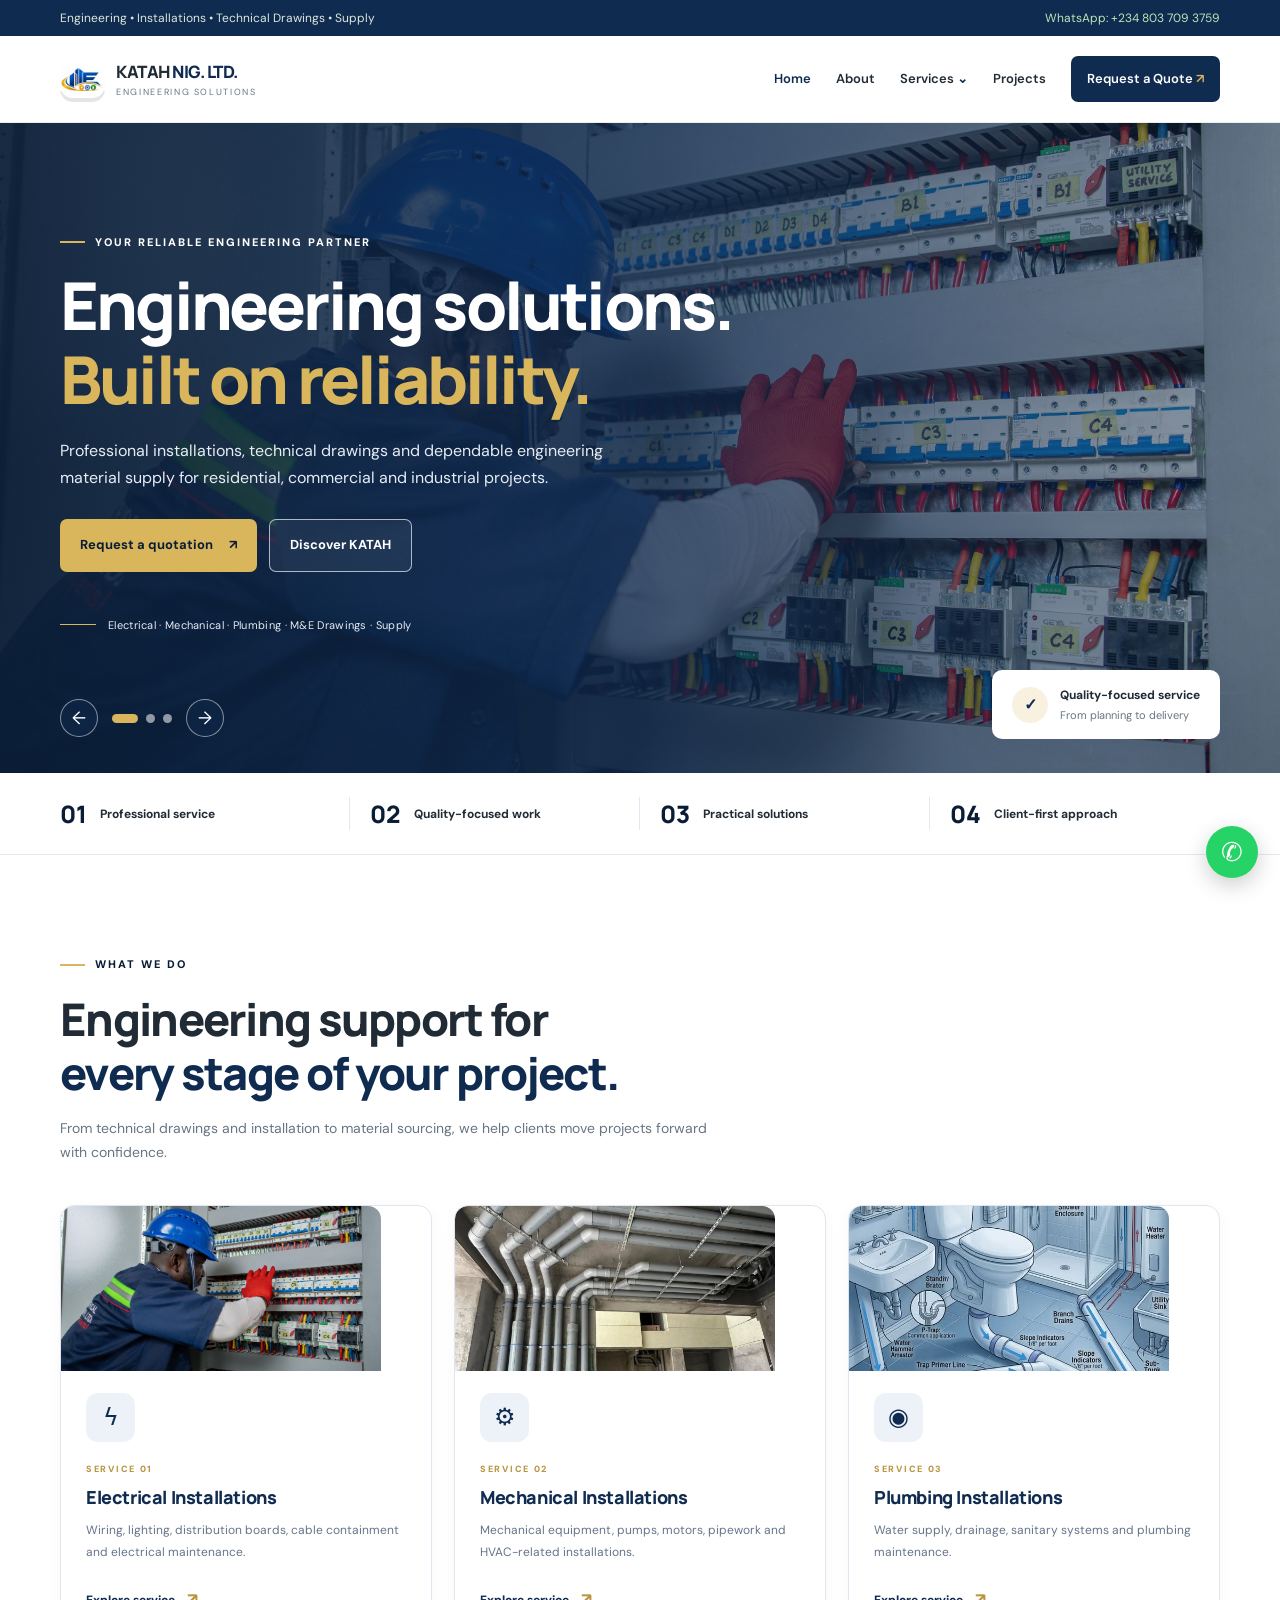
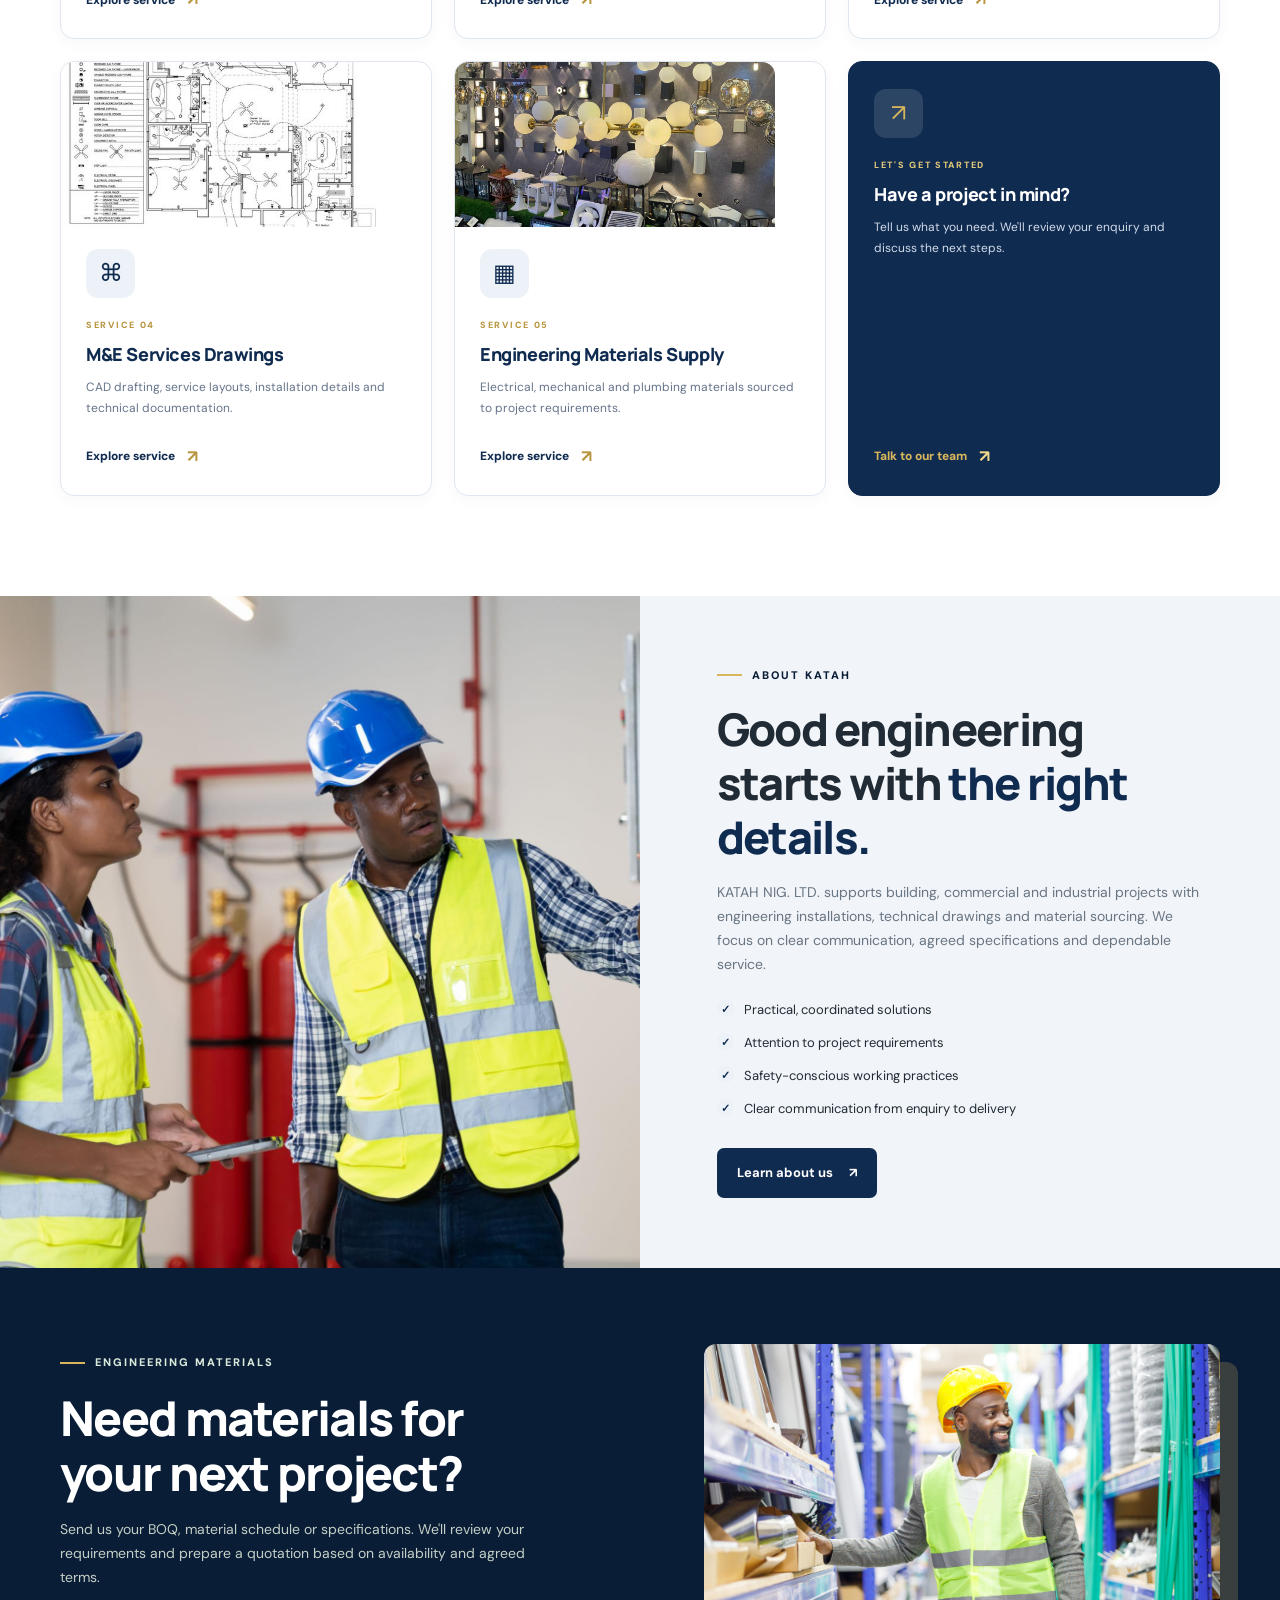
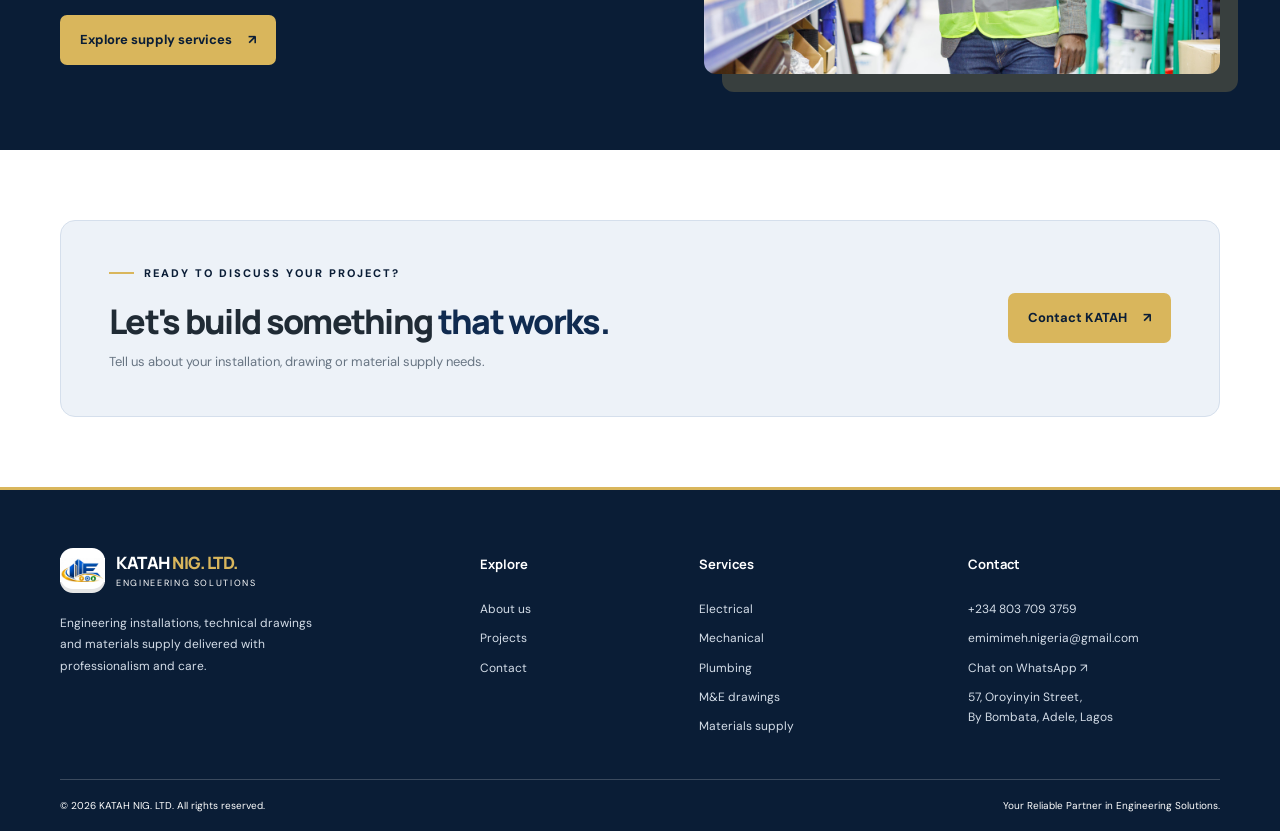
<file: index.html>
<!DOCTYPE html>
<html lang="en">
<head>
  <meta charset="UTF-8">
  <meta name="viewport" content="width=device-width, initial-scale=1.0">

  <meta name="description" content="KATAH NIG. LTD. provides electrical, mechanical and plumbing installations, M&E drawings and engineering materials supply in Lagos, Nigeria.">

  <meta name="theme-color" content="#102B50">

  <title>KATAH NIG. LTD. | Engineering Solutions</title>

  <link rel="stylesheet" href="css/style.css">
  <script src="js/main.js" defer></script>
</head>

<body>

  <!-- TOP CONTACT BAR -->
  <div class="topbar">
    <div class="container topbar-inner">
      <span>Engineering • Installations • Technical Drawings • Supply</span>

      <a href="https://wa.me/2348037093759"
         target="_blank"
         rel="noopener">
        WhatsApp: +234 803 709 3759
      </a>
    </div>
  </div>

  <!-- HEADER AND NAVIGATION -->
  <header class="site-header">
    <div class="container nav-wrap">

      <a class="brand"
         href="index.html"
         aria-label="KATAH NIG. LTD. home">

        <span class="brand-mark">
          <img src="images/new-logo.jpg" alt="KATAH NIG. LTD. logo">
        </span>

        <span class="brand-copy">
          <strong>KATAH <em>NIG. LTD.</em></strong>
          <small>ENGINEERING SOLUTIONS</small>
        </span>
      </a>

      <button class="menu-toggle"
              type="button"
              aria-label="Toggle navigation"
              aria-expanded="false">
        <span></span>
        <span></span>
        <span></span>
      </button>

      <nav class="nav-links" aria-label="Main navigation">

        <a class="active" href="index.html">Home</a>
        <a href="about.html">About</a>

        <div class="nav-dropdown">
          <button type="button" class="nav-drop-button">
            Services <span>⌄</span>
          </button>

          <div class="dropdown-menu">
            <a href="electrical.html">Electrical</a>
            <a href="mechanical.html">Mechanical</a>
            <a href="plumbing.html">Plumbing</a>
            <a href="drawings.html">M&amp;E Drawings</a>
            <a href="supply.html">Materials Supply</a>
          </div>
        </div>

        <a href="projects.html">Projects</a>

        <a href="contact.html" class="nav-cta">
          Request a Quote <span>↗</span>
        </a>

      </nav>
    </div>
  </header>

  <main>

    <!-- HERO SECTION: THREE BACKGROUND SLIDES -->
    <section class="hero" aria-label="Engineering solutions">

      <!-- Background image slides -->
      <div class="hero-backgrounds" aria-hidden="true">

        <div class="hero-photo hero-slide is-active"
             data-slide="0"
             style="background-image: url('images/electrical-installation.jpeg');">
        </div>

        <div class="hero-photo hero-slide"
             data-slide="1"
             style="background-image: url('images/electrical-drawing.jpg');">
        </div>

        <div class="hero-photo hero-slide"
             data-slide="2"
             style="background-image: url('images/plumbing.jpg');">
        </div>

      </div>

      <!-- Navy overlay sits above the photographs -->
      <div class="hero-shade"></div>

      <!-- Hero text sits above the overlay -->
      <div class="container hero-content">

        <p class="eyebrow light">
          <span></span>
          YOUR RELIABLE ENGINEERING PARTNER
        </p>

        <h1>
          Engineering solutions.<br>
          <span>Built on reliability.</span>
        </h1>

        <p class="hero-lead">
          Professional installations, technical drawings and dependable
          engineering material supply for residential, commercial and
          industrial projects.
        </p>

        <div class="hero-actions">

          <a class="btn btn-orange" href="contact.html">
            Request a quotation <span>↗</span>
          </a>

          <a class="btn btn-outline-light" href="about.html">
            Discover KATAH
          </a>

        </div>

        <div class="hero-note">
          <span class="note-line"></span>
          <span>
            Electrical · Mechanical · Plumbing · M&amp;E Drawings · Supply
          </span>
        </div>

      </div>

      <!-- Quality message -->
      <div class="hero-stamp">
        <span class="stamp-icon">✓</span>

        <span>
          <strong>Quality-focused service</strong>
          <small>From planning to delivery</small>
        </span>
      </div>

      <!-- Slider controls -->
      <div class="hero-slider-controls"
           aria-label="Hero image controls">

        <button type="button"
                class="hero-prev"
                aria-label="Previous background image">
          &#8592;
        </button>

        <div class="hero-indicators"
             aria-label="Choose background image">

          <button type="button"
                  class="hero-indicator is-active"
                  data-go-to="0"
                  aria-label="Show background image 1"
                  aria-pressed="true">
          </button>

          <button type="button"
                  class="hero-indicator"
                  data-go-to="1"
                  aria-label="Show background image 2"
                  aria-pressed="false">
          </button>

          <button type="button"
                  class="hero-indicator"
                  data-go-to="2"
                  aria-label="Show background image 3"
                  aria-pressed="false">
          </button>

        </div>

        <button type="button"
                class="hero-next"
                aria-label="Next background image">
          &#8594;
        </button>

      </div>

    </section>

    <!-- COMPANY HIGHLIGHTS -->
    <section class="trust-strip">
      <div class="container trust-grid">

        <div>
          <strong>01</strong>
          <span>Professional service</span>
        </div>

        <div>
          <strong>02</strong>
          <span>Quality-focused work</span>
        </div>

        <div>
          <strong>03</strong>
          <span>Practical solutions</span>
        </div>

        <div>
          <strong>04</strong>
          <span>Client-first approach</span>
        </div>

      </div>
    </section>

   
<!-- SERVICES SECTION -->
<section class="section" id="services">
  <div class="container">

    <div class="section-heading reveal">
      <p class="eyebrow"><span></span> WHAT WE DO</p>
      <h2>
        Engineering support for<br>
        <span>every stage of your project.</span>
      </h2>
      <p>
        From technical drawings and installation to material sourcing,
        we help clients move projects forward with confidence.
      </p>
    </div>

    <div class="service-grid">

      <!-- SERVICE 01: ELECTRICAL -->
      <a class="service-card reveal" href="electrical.html">
        <img class="service-image"
             src="images/electrical-installation.jpeg"
             alt="Electrical installation work"
             loading="lazy">

        <div class="service-icon"><span>ϟ</span></div>
        <p class="card-number">SERVICE 01</p>
        <h3>Electrical Installations</h3>
        <p>Wiring, lighting, distribution boards, cable containment and electrical maintenance.</p>
        <span class="text-link">Explore service <b>↗</b></span>
      </a>

      <!-- SERVICE 02: MECHANICAL -->
      <a class="service-card reveal" href="mechanical.html">
        <img class="service-image"
             src="images/MechanicalInstallation.jpg"
             alt="Mechanical engineering installations"
             loading="lazy">

        <div class="service-icon"><span>⚙</span></div>
        <p class="card-number">SERVICE 02</p>
        <h3>Mechanical Installations</h3>
        <p>Mechanical equipment, pumps, motors, pipework and HVAC-related installations.</p>
        <span class="text-link">Explore service <b>↗</b></span>
      </a>

      <!-- SERVICE 03: PLUMBING -->
      <a class="service-card reveal" href="plumbing.html">
        <img class="service-image"
             src="images/plumbing.jpg"
             alt="Plumbing installation work"
             loading="lazy">

        <div class="service-icon"><span>◉</span></div>
        <p class="card-number">SERVICE 03</p>
        <h3>Plumbing Installations</h3>
        <p>Water supply, drainage, sanitary systems and plumbing maintenance.</p>
        <span class="text-link">Explore service <b>↗</b></span>
      </a>

      <!-- SERVICE 04: ENGINEERING DRAWINGS -->
      <a class="service-card reveal" href="drawings.html">
        <img class="service-image"
             src="images/electrical-drawing.jpg"
             alt="Engineering technical drawings"
             loading="lazy">

        <div class="service-icon"><span>⌘</span></div>
        <p class="card-number">SERVICE 04</p>
        <h3>M&amp;E Services Drawings</h3>
        <p>CAD drafting, service layouts, installation details and technical documentation.</p>
        <span class="text-link">Explore service <b>↗</b></span>
      </a>

      <!-- SERVICE 05: MATERIALS SUPPLY -->
      <a class="service-card reveal" href="supply.html">
        <img class="service-image"
             src="images/electricalmaterials.jpg"
             alt="Engineering materials and supplies"
             loading="lazy">

        <div class="service-icon"><span>▦</span></div>
        <p class="card-number">SERVICE 05</p>
        <h3>Engineering Materials Supply</h3>
        <p>Electrical, mechanical and plumbing materials sourced to project requirements.</p>
        <span class="text-link">Explore service <b>↗</b></span>
      </a>

      <!-- CONTACT CARD -->
      <a class="service-card service-card-dark reveal" href="contact.html">
        <div class="service-icon pale"><span>↗</span></div>
        <p class="card-number">LET'S GET STARTED</p>
        <h3>Have a project in mind?</h3>
        <p>Tell us what you need. We'll review your enquiry and discuss the next steps.</p>
        <span class="text-link">Talk to our team <b>↗</b></span>
      </a>

    </div>
  </div>
</section>



    <!-- ABOUT PREVIEW -->
    <section class="split-section">

      <div class="split-image reveal">
        <img src="images/HOME.jpeg"
             alt="Electrical technician working on an electrical distribution panel">
      </div>

      <div class="split-copy reveal">

        <p class="eyebrow">
          <span></span> ABOUT KATAH
        </p>

        <h2>
          Good engineering starts with
          <span>the right details.</span>
        </h2>

        <p>
          KATAH NIG. LTD. supports building, commercial and industrial
          projects with engineering installations, technical drawings
          and material sourcing. We focus on clear communication,
          agreed specifications and dependable service.
        </p>

        <ul class="check-list">
          <li>Practical, coordinated solutions</li>
          <li>Attention to project requirements</li>
          <li>Safety-conscious working practices</li>
          <li>Clear communication from enquiry to delivery</li>
        </ul>

        <a class="btn btn-green" href="about.html">
          Learn about us <span>↗</span>
        </a>

      </div>
    </section>

    <!-- MATERIALS SUPPLY -->
    <section class="supply-band">
      <div class="container supply-layout">

        <div class="supply-copy reveal">

          <p class="eyebrow light">
            <span></span> ENGINEERING MATERIALS
          </p>

          <h2>
            Need materials for<br>
            your next project?
          </h2>

          <p>
            Send us your BOQ, material schedule or specifications.
            We'll review your requirements and prepare a quotation
            based on availability and agreed terms.
          </p>

          <a class="btn btn-orange" href="supply.html">
            Explore supply services <span>↗</span>
          </a>

        </div>

        <img class="supply-photo reveal"
             src="images/SUPPLY-OF-ENGINEERING-MATERIALS.jpeg"
             alt="Engineering materials and equipment for project supply">

      </div>
    </section>

    <!-- CONTACT CALL TO ACTION -->
    <section class="cta-section">
      <div class="container cta-box reveal">

        <div>
          <p class="eyebrow">
            <span></span> READY TO DISCUSS YOUR PROJECT?
          </p>

          <h2>
            Let's build something
            <span>that works.</span>
          </h2>

          <p>
            Tell us about your installation, drawing or material supply needs.
          </p>
        </div>

        <a class="btn btn-orange" href="contact.html">
          Contact KATAH <span>↗</span>
        </a>

      </div>
    </section>

  </main>

  <!-- FOOTER -->
  <footer class="site-footer">

    <div class="container footer-main">

      <div class="footer-about">

        <a class="brand brand-footer" href="index.html">

          <span class="brand-mark">
            <img src="images/new-logo.jpg" alt="KATAH NIG. LTD. logo">
          </span>

          <span class="brand-copy">
            <strong>KATAH  <em>NIG. LTD.</em></strong>
            <small>ENGINEERING SOLUTIONS</small>
          </span>

        </a>

        <p>
          Engineering installations, technical drawings and materials
          supply delivered with professionalism and care.
        </p>

      </div>

      <div>
        <h4>Explore</h4>
        <a href="about.html">About us</a>
        <a href="projects.html">Projects</a>
        <a href="contact.html">Contact</a>
      </div>

      <div>
        <h4>Services</h4>
        <a href="electrical.html">Electrical</a>
        <a href="mechanical.html">Mechanical</a>
        <a href="plumbing.html">Plumbing</a>
        <a href="drawings.html">M&amp;E drawings</a>
        <a href="supply.html">Materials supply</a>
      </div>

      <div>
        <h4>Contact</h4>

        <a href="tel:+2348037093759">
          +234 803 709 3759
        </a>

        <a href="mailto:emimimeh.nigeria@gmail.com">
          emimimeh.nigeria@gmail.com
        </a>

        <a href="https://wa.me/2348037093759"
           target="_blank"
           rel="noopener">
          Chat on WhatsApp ↗
        </a>

        <span>
          57, Oroyinyin Street,<br>
          By Bombata, Adele, Lagos
        </span>

      </div>

    </div>

    <div class="container footer-bottom">

      <span>
        © <span data-year></span> KATAH NIG. LTD. All rights reserved.
      </span>

      <span>
        Your Reliable Partner in Engineering Solutions.
      </span>

    </div>

  </footer>

  <!-- FLOATING WHATSAPP BUTTON -->
  <a class="whatsapp-float"
     href="https://wa.me/2348037093759?text=Hello%20KATAH%20NIG.%20LTD.%2C%20I%20would%20like%20to%20make%20an%20enquiry."
     target="_blank"
     rel="noopener"
     aria-label="Chat with KATAH NIG. LTD. on WhatsApp">
    ✆
  </a>

</body>
</html>
</file>
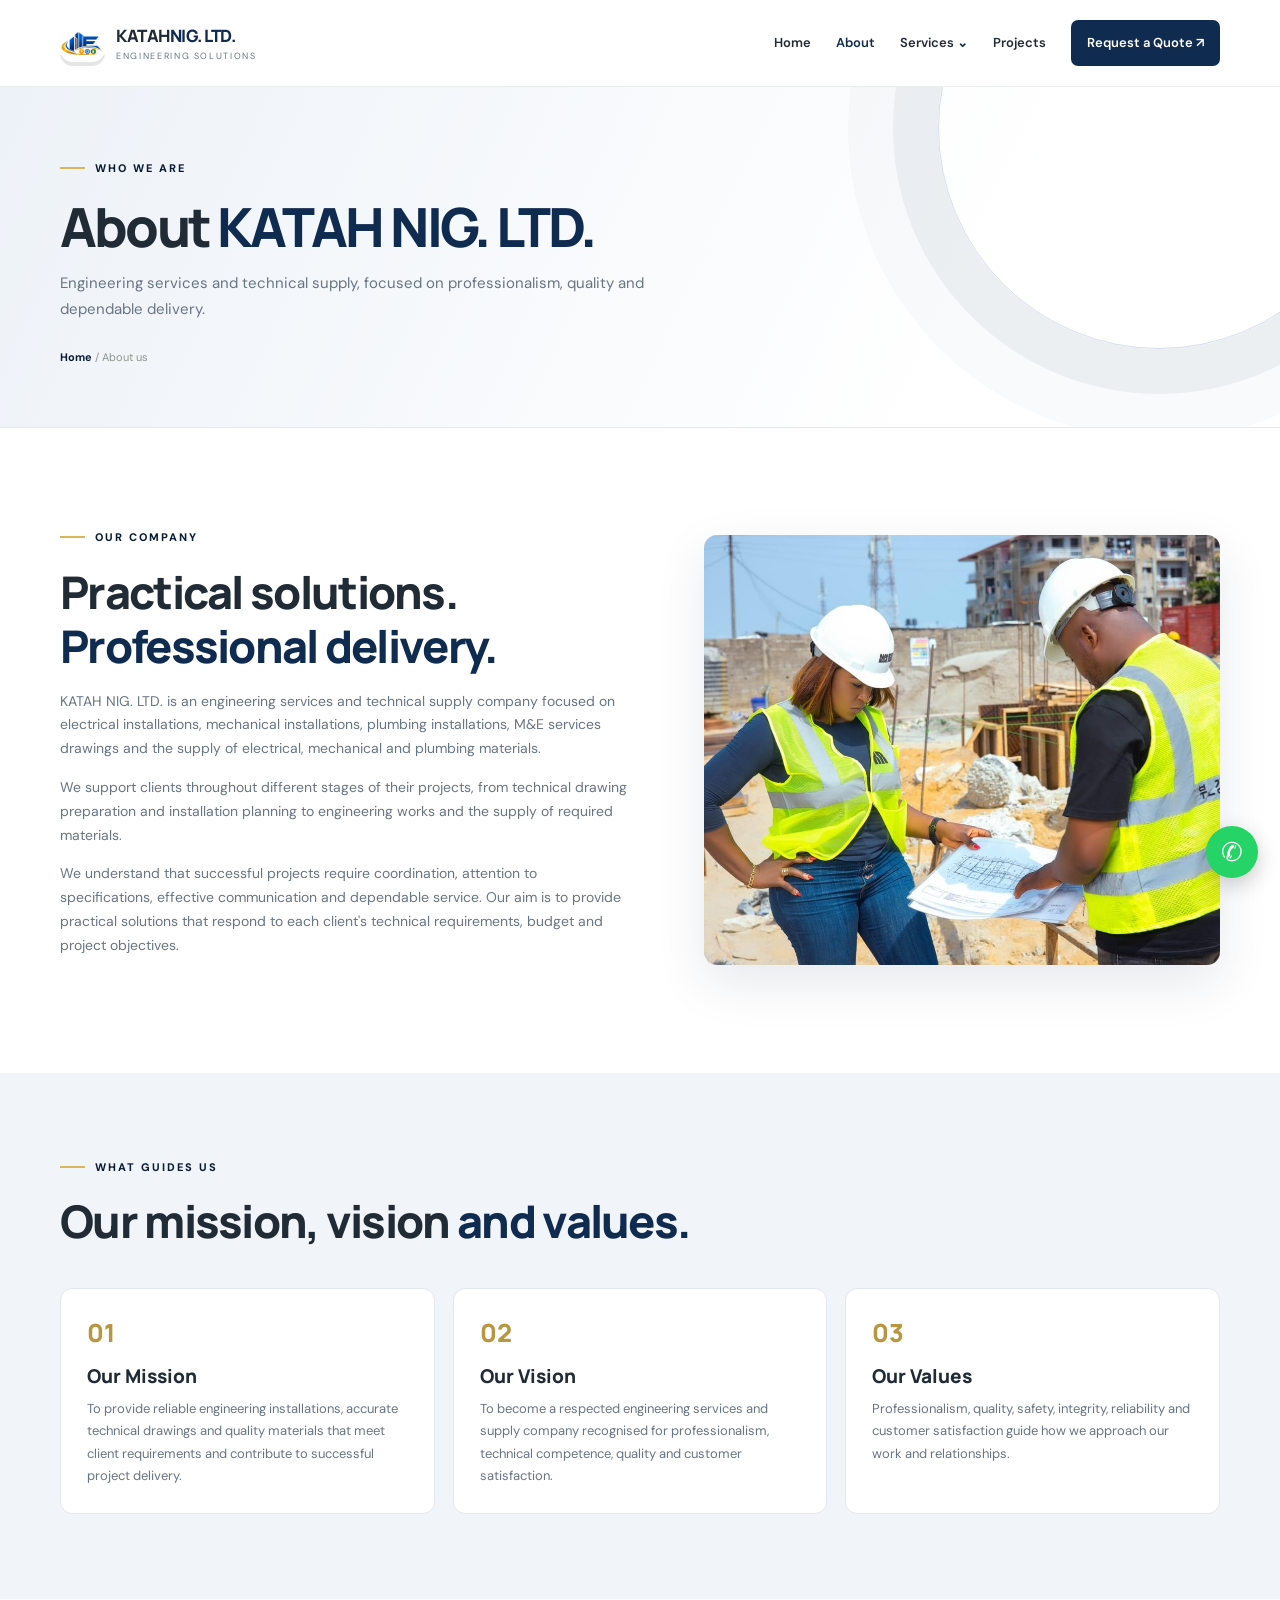
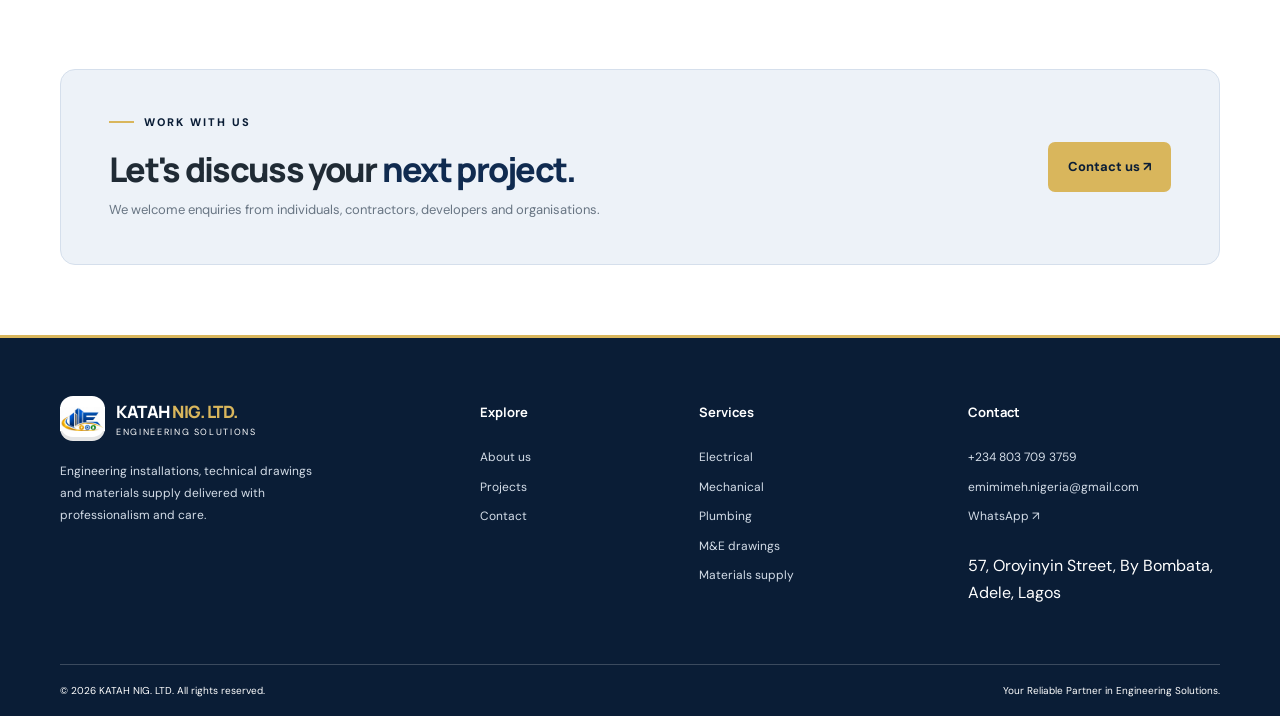
<file: about.html>
<!DOCTYPE html>
<html lang="en">
<head>
  <meta charset="UTF-8">
  <meta name="viewport" content="width=device-width, initial-scale=1.0">
  <meta name="description" content="Learn about KATAH NIG. LTD., our engineering services, technical expertise, mission, vision and commitment to quality.">
  <meta name="theme-color" content="#102B50">

  <title>About Us | KATAH NIG. LTD.</title>

  <link rel="stylesheet" href="css/style.css">
  <script src="js/main.js" defer></script>
</head>

<body>

  <!-- Header -->
  <header class="site-header">
    <div class="container nav-wrap">

      <a class="brand" href="index.html" aria-label="katah home">
        <span class="brand-mark">
          <img src="images/new-logo.jpg" alt="KATAH NIG. LTD. logo">
        </span>

        <span class="brand-copy">
          <strong>KATAH<em>NIG. LTD.</em></strong>
          <small>ENGINEERING SOLUTIONS</small>
        </span>
      </a>

      <button
        class="menu-toggle"
        type="button"
        aria-label="Toggle navigation"
        aria-expanded="false"
      >
        <span></span>
        <span></span>
        <span></span>
      </button>

      <nav class="nav-links" aria-label="Main navigation">
        <a href="index.html">Home</a>
        <a class="active" href="about.html" aria-current="page">About</a>

        <div class="nav-dropdown">
          <button
            type="button"
            class="nav-drop-button"
            aria-expanded="false"
          >
            Services <span aria-hidden="true">⌄</span>
          </button>

          <div class="dropdown-menu">
            <a href="electrical.html">Electrical</a>
            <a href="mechanical.html">Mechanical</a>
            <a href="plumbing.html">Plumbing</a>
            <a href="drawings.html">M&amp;E Drawings</a>
            <a href="supply.html">Materials Supply</a>
          </div>
        </div>

        <a href="projects.html">Projects</a>
        <a href="contact.html" class="nav-cta">Request a Quote ↗</a>
      </nav>

    </div>
  </header>

  <main>

    <!-- Page Hero -->
    <section class="page-hero">
      <div class="container page-hero-inner">

        <p class="eyebrow"><span></span> WHO WE ARE</p>

        <h1>About <span>KATAH NIG. LTD.</span></h1>

        <p>
          Engineering services and technical supply, focused on
          professionalism, quality and dependable delivery.
        </p>

        <div class="breadcrumbs">
          <a href="index.html">Home</a> / About us
        </div>

      </div>
    </section>

    <!-- Company Introduction -->
    <section class="section">
      <div class="container about-layout">

        <div class="about-main reveal">
          <p class="eyebrow"><span></span> OUR COMPANY</p>

          <h2>
            Practical solutions.<br>
            <span>Professional delivery.</span>
          </h2>

          <p>
            KATAH NIG. LTD. is an engineering services and technical
            supply company focused on electrical installations,
            mechanical installations, plumbing installations,
            M&amp;E services drawings and the supply of electrical,
            mechanical and plumbing materials.
          </p>

          <p>
            We support clients throughout different stages of their
            projects, from technical drawing preparation and installation
            planning to engineering works and the supply of required
            materials.
          </p>

          <p>
            We understand that successful projects require coordination,
            attention to specifications, effective communication and
            dependable service. Our aim is to provide practical solutions
            that respond to each client's technical requirements, budget
            and project objectives.
          </p>
        </div>

        <img
          class="about-photo reveal"
          src="images/ABOUT-US.jpeg"
          alt="Engineering professional in a supply warehouse"
          loading="lazy"
        >

      </div>
    </section>

    <!-- Mission, Vision and Values -->
    <section class="values-section">
      <div class="container">

        <div class="section-heading reveal">
          <p class="eyebrow"><span></span> WHAT GUIDES US</p>
          <h2>Our mission, vision <span>and values.</span></h2>
        </div>

        <div class="value-grid">

          <article class="value-card reveal">
            <span class="value-num">01</span>
            <h3>Our Mission</h3>
            <p>
              To provide reliable engineering installations, accurate
              technical drawings and quality materials that meet client
              requirements and contribute to successful project delivery.
            </p>
          </article>

          <article class="value-card reveal">
            <span class="value-num">02</span>
            <h3>Our Vision</h3>
            <p>
              To become a respected engineering services and supply
              company recognised for professionalism, technical
              competence, quality and customer satisfaction.
            </p>
          </article>

          <article class="value-card reveal">
            <span class="value-num">03</span>
            <h3>Our Values</h3>
            <p>
              Professionalism, quality, safety, integrity, reliability
              and customer satisfaction guide how we approach our work
              and relationships.
            </p>
          </article>

        </div>
      </div>
    </section>

    <!-- Contact Call to Action -->
    <section class="cta-section">
      <div class="container cta-box reveal">

        <div>
          <p class="eyebrow"><span></span> WORK WITH US</p>

          <h2>Let's discuss your <span>next project.</span></h2>

          <p>
            We welcome enquiries from individuals, contractors,
            developers and organisations.
          </p>
        </div>

        <a class="btn btn-orange" href="contact.html">
          Contact us ↗
        </a>

      </div>
    </section>

  </main>

  <!-- Footer -->
  <footer class="site-footer">
    <div class="container footer-main">

      <div class="footer-about">
        <a class="brand brand-footer" href="index.html">
          <span class="brand-mark">
            <img src="images/new-logo.jpg" alt="KATAH NIG. LTD. logo">
          </span>

          <span class="brand-copy">
            <strong>KATAH <em>NIG. LTD.</em></strong>
            <small>ENGINEERING SOLUTIONS</small>
          </span>
        </a>

        <p>
          Engineering installations, technical drawings and materials
          supply delivered with professionalism and care.
        </p>
      </div>

      <div>
        <h4>Explore</h4>
        <a href="about.html">About us</a>
        <a href="projects.html">Projects</a>
        <a href="contact.html">Contact</a>
      </div>

      <div>
        <h4>Services</h4>
        <a href="electrical.html">Electrical</a>
        <a href="mechanical.html">Mechanical</a>
        <a href="plumbing.html">Plumbing</a>
        <a href="drawings.html">M&amp;E drawings</a>
        <a href="supply.html">Materials supply</a>
      </div>

      <div>
        <h4>Contact</h4>
        <a href="tel:+2348037093759">+234 803 709 3759</a>
        <a href="mailto:emimimeh.nigeria@gmail.com">
          emimimeh.nigeria@gmail.com
        </a>
        <a
          href="https://wa.me/2348037093759"
          target="_blank"
          rel="noopener noreferrer"
        >
          WhatsApp ↗
        </a>
        <p>
          57, Oroyinyin Street, By Bombata, Adele, Lagos
        </p>
      </div>

    </div>

    <div class="container footer-bottom">
      <span>
        © <span data-year></span> KATAH NIG. LTD. All rights reserved.
      </span>

      <span>Your Reliable Partner in Engineering Solutions.</span>
    </div>
  </footer>

  <!-- Floating WhatsApp Button -->
  <a
    class="whatsapp-float"
    href="https://wa.me/2348037093759"
    target="_blank"
    rel="noopener noreferrer"
    aria-label="Contact KATAH NIG. LTD. on WhatsApp"
  >✆</a>

</body>
</html>
</file>
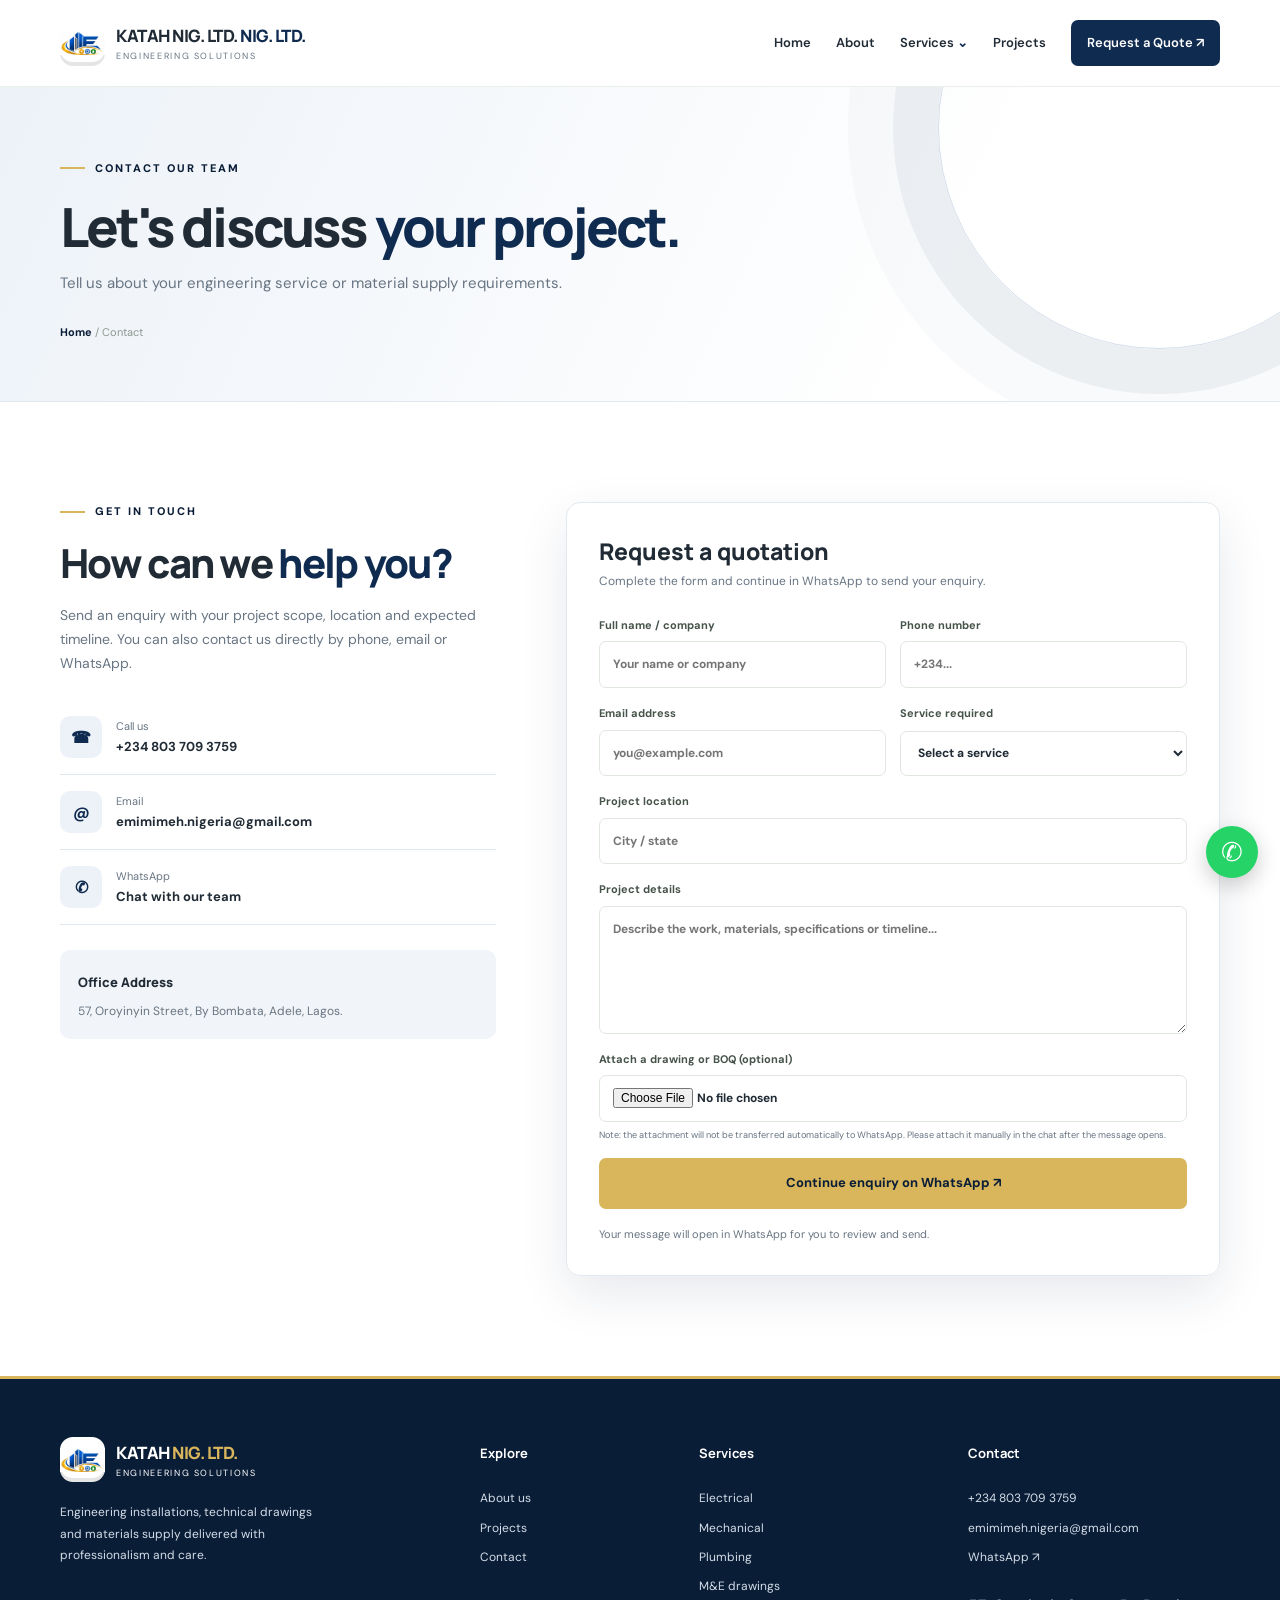
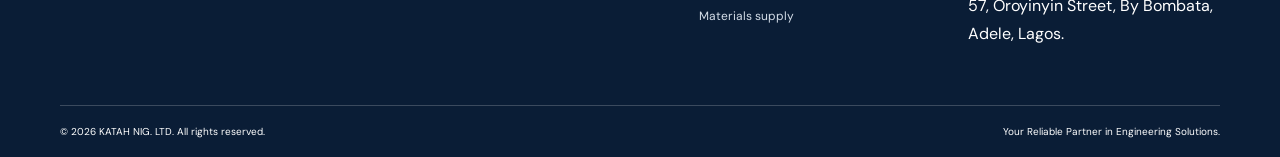
<file: contact.html>
<!DOCTYPE html>
<html lang="en">
<head>
<meta charset="UTF-8">
<meta name="viewport" content="width=device-width, initial-scale=1.0">
<meta name="description" content="Contact KATAH NIG. LTD. for electrical, mechanical, plumbing, engineering drawings and materials supply quotations.">
<meta name="theme-color" content="#102B50">
<title>Contact &amp; Quotations | KATAH NIG. LTD.</title>
<link rel="stylesheet" href="css/style.css">
<script src="js/main.js" defer></script>
</head>
<body>

<header class="site-header">
  <div class="container nav-wrap">
    <a class="brand" href="index.html">
      <span class="brand-mark"><img src="images/new-logo.jpg" alt="KATAH NIG. LTD. logo"></span>
      <span class="brand-copy">
        <strong>KATAH NIG. LTD. <em>NIG. LTD.</em></strong>
        <small>ENGINEERING SOLUTIONS</small>
      </span>
    </a>

    <button class="menu-toggle" aria-label="Toggle navigation" aria-expanded="false">
      <span></span><span></span><span></span>
    </button>

    <nav class="nav-links">
      <a href="index.html">Home</a>
      <a href="about.html">About</a>
      <div class="nav-dropdown">
        <button type="button" class="nav-drop-button">Services <span>⌄</span></button>
        <div class="dropdown-menu">
          <a href="electrical.html">Electrical</a>
          <a href="mechanical.html">Mechanical</a>
          <a href="plumbing.html">Plumbing</a>
          <a href="drawings.html">M&amp;E Drawings</a>
          <a href="supply.html">Materials Supply</a>
        </div>
      </div>
      <a href="projects.html">Projects</a>
      <a class="nav-cta active-cta" href="contact.html">Request a Quote ↗</a>
    </nav>
  </div>
</header>

<main>
  <section class="page-hero">
    <div class="container page-hero-inner">
      <p class="eyebrow"><span></span> CONTACT OUR TEAM</p>
      <h1>Let's discuss <span>your project.</span></h1>
      <p>Tell us about your engineering service or material supply requirements.</p>
      <div class="breadcrumbs"><a href="index.html">Home</a> / Contact</div>
    </div>
  </section>

  <section class="section">
    <div class="container contact-layout">

      <div class="contact-info reveal">
        <p class="eyebrow"><span></span> GET IN TOUCH</p>
        <h2>How can we <span>help you?</span></h2>
        <p>Send an enquiry with your project scope, location and expected timeline. You can also contact us directly by phone, email or WhatsApp.</p>

        <a class="contact-method" href="tel:+2348037093759">
          <span class="contact-method-icon">☎</span>
          <span>
            <small>Call us</small>
            <strong>+234 803 709 3759</strong>
          </span>
        </a>

        <a class="contact-method" href="mailto:emimimeh.nigeria@gmail.com">
          <span class="contact-method-icon">@</span>
          <span>
            <small>Email</small>
            <strong>emimimeh.nigeria@gmail.com</strong>
          </span>
        </a>

        <a class="contact-method" href="https://wa.me/2348037093759" target="_blank" rel="noopener noreferrer">
          <span class="contact-method-icon">✆</span>
          <span>
            <small>WhatsApp</small>
            <strong>Chat with our team</strong>
          </span>
        </a>

        <div class="contact-note">
          <strong>Office Address</strong>
          <p>57, Oroyinyin Street, By Bombata, Adele, Lagos.</p>
        </div>
      </div>

      <div class="form-panel reveal">
        <h3>Request a quotation</h3>
        <p>Complete the form and continue in WhatsApp to send your enquiry.</p>

        <form id="quote-form">
          <div class="form-row">
            <label>Full name / company
              <input name="name" required placeholder="Your name or company">
            </label>

            <label>Phone number
              <input name="phone" type="tel" required placeholder="+234...">
            </label>
          </div>

          <div class="form-row">
            <label>Email address
              <input name="email" type="email" placeholder="you@example.com">
            </label>

            <label>Service required
              <select name="service" id="service-select" required>
                <option value="">Select a service</option>
                <option>Electrical installations</option>
                <option>Mechanical installations</option>
                <option>Plumbing installations</option>
                <option>M&amp;E services drawings / AutoCAD</option>
                <option>Engineering materials supply</option>
                <option>Other enquiry</option>
              </select>
            </label>
          </div>

          <label>Project location
            <input name="location" placeholder="City / state">
          </label>

          <label>Project details
            <textarea name="details" rows="5" required placeholder="Describe the work, materials, specifications or timeline..."></textarea>
          </label>

          <label class="file-label">Attach a drawing or BOQ (optional)
            <input name="attachment" type="file" accept=".pdf,.png,.jpg,.jpeg,.dwg,.doc,.docx,.xls,.xlsx">
            <small>Note: the attachment will not be transferred automatically to WhatsApp. Please attach it manually in the chat after the message opens.</small>
          </label>

          <button class="btn btn-orange btn-full" type="submit">Continue enquiry on WhatsApp ↗</button>
          <p class="form-feedback" id="form-feedback" aria-live="polite">Your message will open in WhatsApp for you to review and send.</p>
        </form>
      </div>

    </div>
  </section>
</main>

<footer class="site-footer">
  <div class="container footer-main">
    <div class="footer-about">
      <a class="brand brand-footer" href="index.html">
        <span class="brand-mark"><img src="images/new-logo.jpg" alt="KATAH NIG. LTD. logo"></span>
        <span class="brand-copy">
          <strong>KATAH <em>NIG. LTD.</em></strong>
          <small>ENGINEERING SOLUTIONS</small>
        </span>
      </a>
      <p>Engineering installations, technical drawings and materials supply delivered with professionalism and care.</p>
    </div>

    <div>
      <h4>Explore</h4>
      <a href="about.html">About us</a>
      <a href="projects.html">Projects</a>
      <a href="contact.html">Contact</a>
    </div>

    <div>
      <h4>Services</h4>
      <a href="electrical.html">Electrical</a>
      <a href="mechanical.html">Mechanical</a>
      <a href="plumbing.html">Plumbing</a>
      <a href="drawings.html">M&amp;E drawings</a>
      <a href="supply.html">Materials supply</a>
    </div>

    <div>
      <h4>Contact</h4>
      <a href="tel:+2348037093759">+234 803 709 3759</a>
      <a href="mailto:emimimeh.nigeria@gmail.com">emimimeh.nigeria@gmail.com</a>
      <a href="https://wa.me/2348037093759" target="_blank" rel="noopener noreferrer">WhatsApp ↗</a>
      <p>57, Oroyinyin Street, By Bombata, Adele, Lagos.</p>
    </div>
  </div>

  <div class="container footer-bottom">
    <span>© <span data-year></span> KATAH NIG. LTD. All rights reserved.</span>
    <span>Your Reliable Partner in Engineering Solutions.</span>
  </div>
</footer>

<a class="whatsapp-float" href="https://wa.me/2348037093759" target="_blank" rel="noopener noreferrer" aria-label="WhatsApp">✆</a>

</body>
</html>
</file>
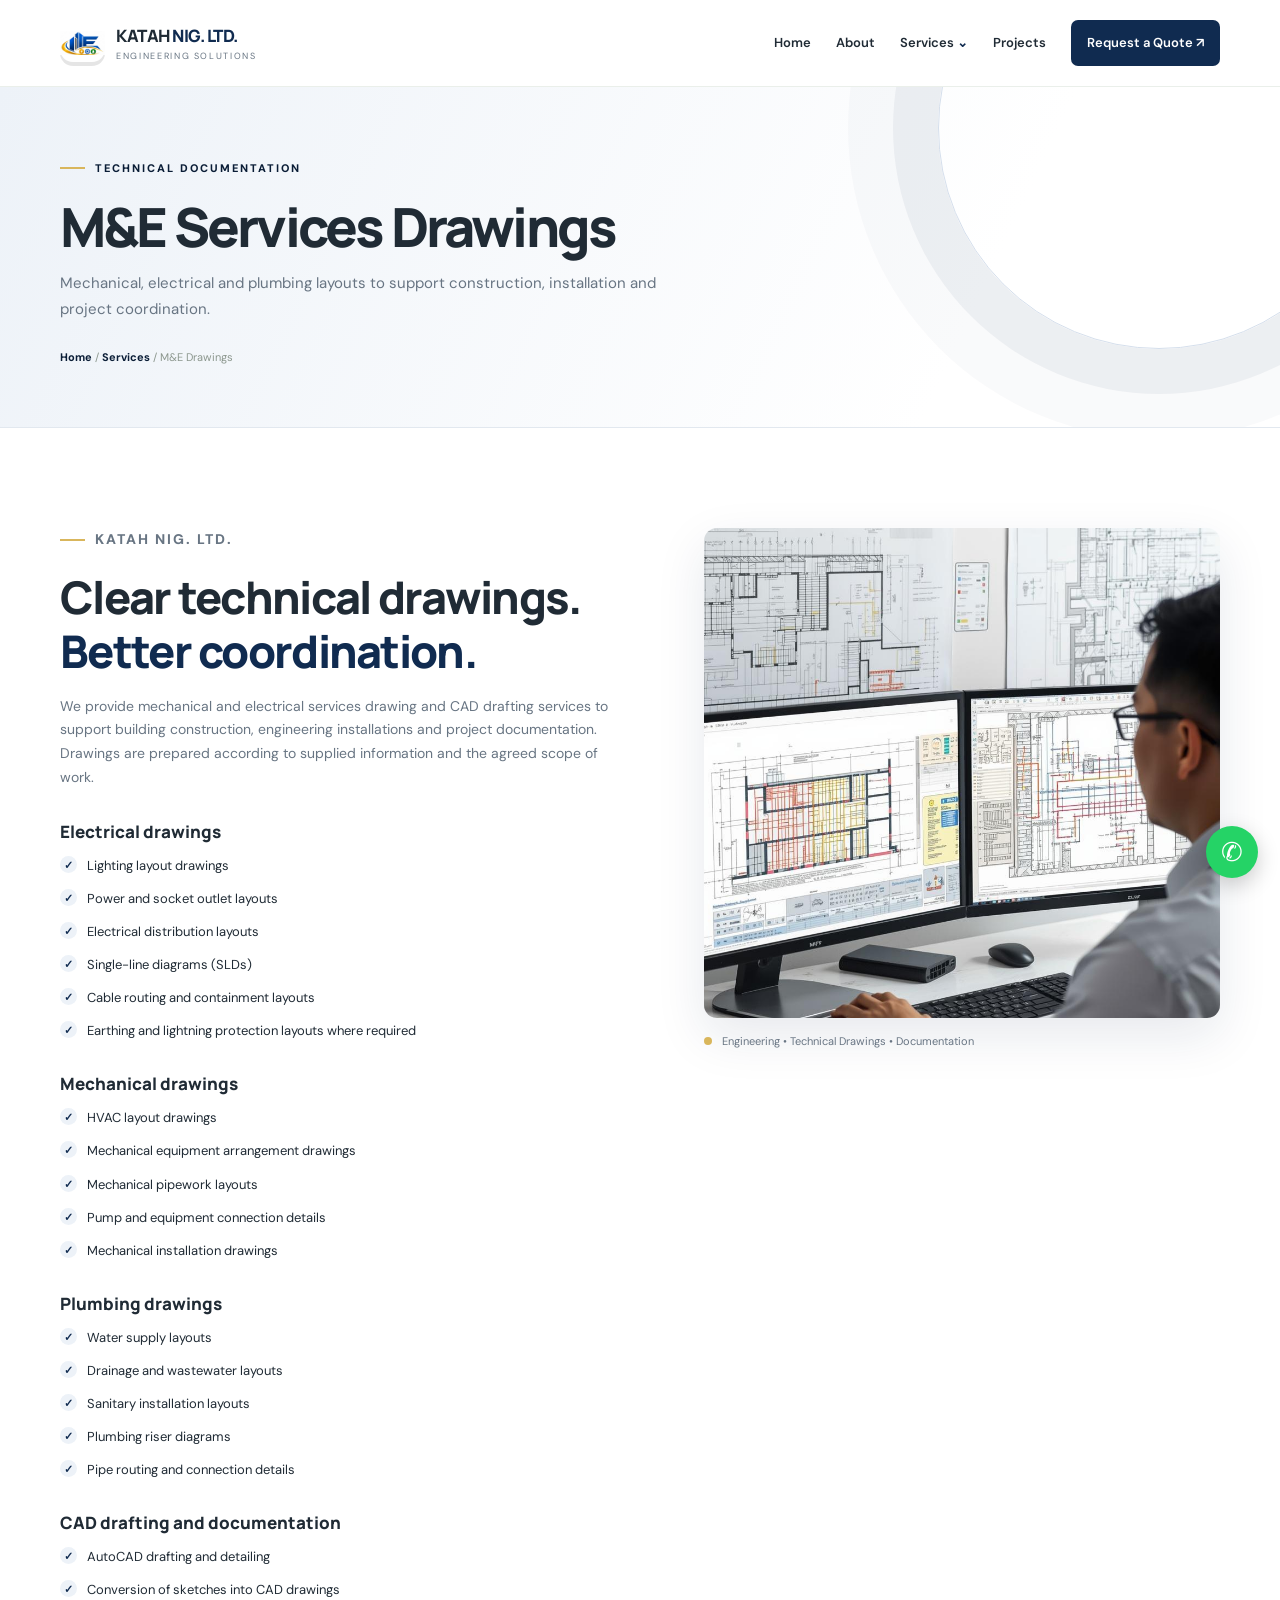
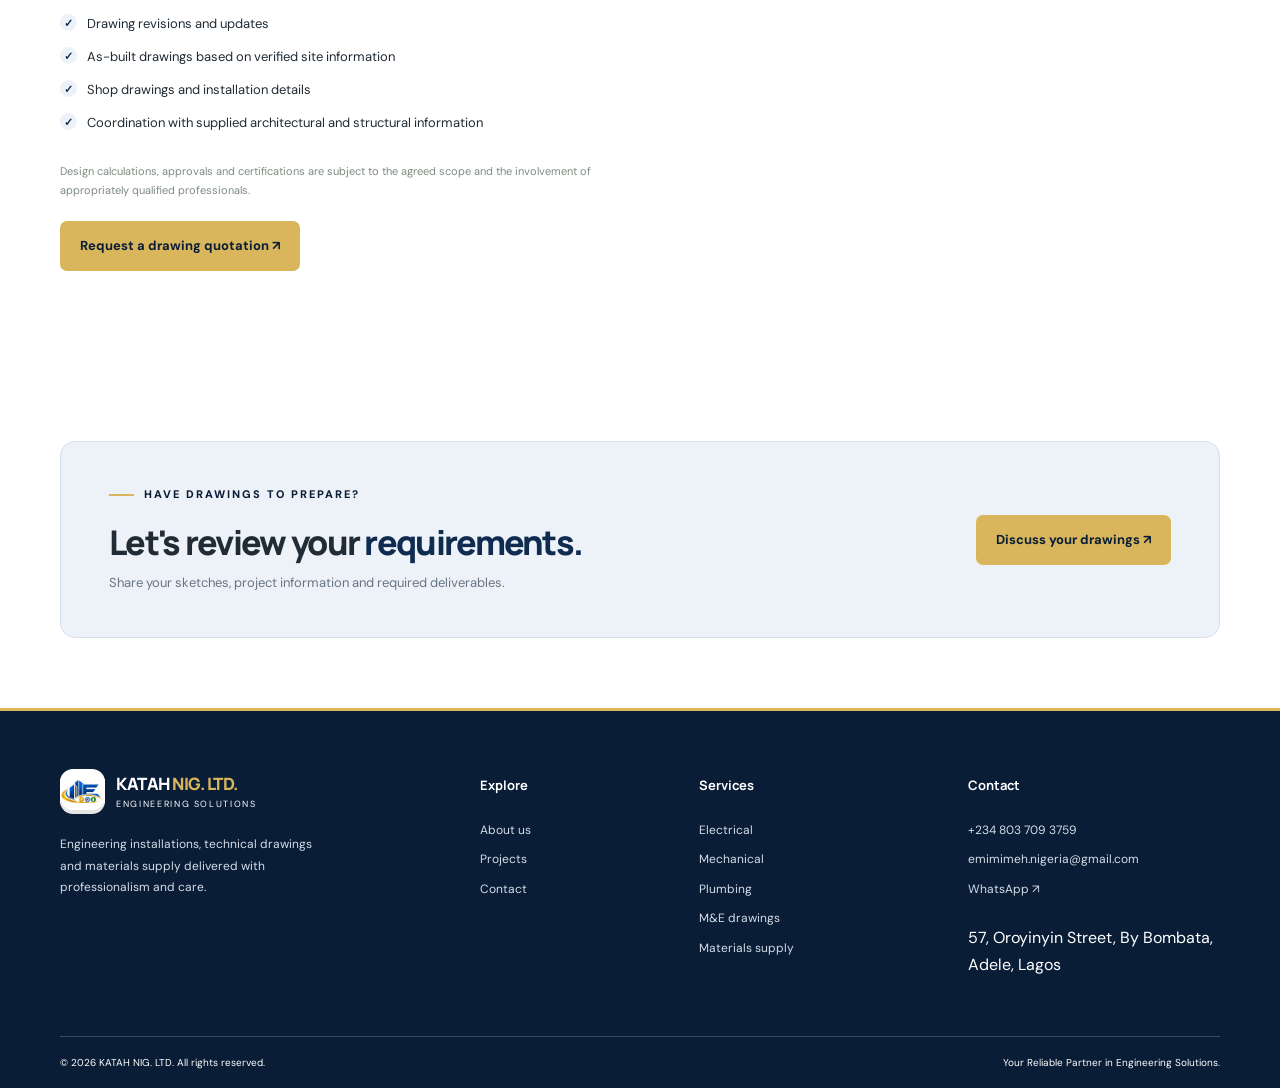
<file: drawings.html>
<!DOCTYPE html>
<html lang="en">
<head>
<meta charset="UTF-8">
<meta name="viewport" content="width=device-width, initial-scale=1.0">
<meta name="description" content="M&E services drawings and AutoCAD drafting services from KATAH NIG. LTD.">
<meta name="theme-color" content="#102B50">
<title>M&amp;E Drawings and AutoCAD | KATAH NIG. LTD.</title>
<link rel="stylesheet" href="css/style.css">
<script src="js/main.js" defer></script>
</head>
<body>

<header class="site-header">
  <div class="container nav-wrap">
    <a class="brand" href="index.html">
      <span class="brand-mark">
        <img src="images/new-logo.jpg" alt="KATAH NIG. LTD. logo">
      </span>
      <span class="brand-copy">
        <strong>KATAH <em>NIG. LTD.</em></strong>
        <small>ENGINEERING SOLUTIONS</small>
      </span>
    </a>

    <button class="menu-toggle" aria-label="Toggle navigation" aria-expanded="false">
      <span></span><span></span><span></span>
    </button>

    <nav class="nav-links">
      <a href="index.html">Home</a>
      <a href="about.html">About</a>

      <div class="nav-dropdown">
        <button type="button" class="nav-drop-button" aria-expanded="false">
          Services <span>⌄</span>
        </button>
        <div class="dropdown-menu">
          <a href="electrical.html">Electrical</a>
          <a href="mechanical.html">Mechanical</a>
          <a href="plumbing.html">Plumbing</a>
          <a href="drawings.html" aria-current="page">M&amp;E Drawings</a>
          <a href="supply.html">Materials Supply</a>
        </div>
      </div>

      <a href="projects.html">Projects</a>
      <a href="contact.html" class="nav-cta">Request a Quote ↗</a>
    </nav>
  </div>
</header>

<main>

  <section class="page-hero">
    <div class="container page-hero-inner">
      <p class="eyebrow"><span></span> TECHNICAL DOCUMENTATION</p>
      <h1>M&amp;E Services Drawings</h1>
      <p>Mechanical, electrical and plumbing layouts to support construction, installation and project coordination.</p>
      <div class="breadcrumbs">
        <a href="index.html">Home</a> /
        <a href="index.html#services">Services</a> /
        M&amp;E Drawings
      </div>
    </div>
  </section>

  <section class="section">
    <div class="container service-detail-layout">

      <div class="service-detail-copy reveal">
        <p class="eyebrow"><span></span> KATAH NIG. LTD.</p>
        <h2>Clear technical drawings. <span>Better coordination.</span></h2>

        <p>We provide mechanical and electrical services drawing and CAD drafting services to support building construction, engineering installations and project documentation. Drawings are prepared according to supplied information and the agreed scope of work.</p>

        <h3>Electrical drawings</h3>
        <ul class="check-list">
          <li>Lighting layout drawings</li>
          <li>Power and socket outlet layouts</li>
          <li>Electrical distribution layouts</li>
          <li>Single-line diagrams (SLDs)</li>
          <li>Cable routing and containment layouts</li>
          <li>Earthing and lightning protection layouts where required</li>
        </ul>

        <h3>Mechanical drawings</h3>
        <ul class="check-list">
          <li>HVAC layout drawings</li>
          <li>Mechanical equipment arrangement drawings</li>
          <li>Mechanical pipework layouts</li>
          <li>Pump and equipment connection details</li>
          <li>Mechanical installation drawings</li>
        </ul>

        <h3>Plumbing drawings</h3>
        <ul class="check-list">
          <li>Water supply layouts</li>
          <li>Drainage and wastewater layouts</li>
          <li>Sanitary installation layouts</li>
          <li>Plumbing riser diagrams</li>
          <li>Pipe routing and connection details</li>
        </ul>

        <h3>CAD drafting and documentation</h3>
        <ul class="check-list">
          <li>AutoCAD drafting and detailing</li>
          <li>Conversion of sketches into CAD drawings</li>
          <li>Drawing revisions and updates</li>
          <li>As-built drawings based on verified site information</li>
          <li>Shop drawings and installation details</li>
          <li>Coordination with supplied architectural and structural information</li>
        </ul>

        <p class="small-note">Design calculations, approvals and certifications are subject to the agreed scope and the involvement of appropriately qualified professionals.</p>

        <a class="btn btn-orange" href="contact.html?service=drawings">Request a drawing quotation ↗</a>
      </div>

      <div class="service-detail-media reveal">
        <img src="images/SERVICES-DRAWINGS-AND-AUTOCAD.jpeg" alt="Engineering professional in a technical work environment">
        <div class="image-caption">
          <span class="caption-dot"></span>
          <span>Engineering • Technical Drawings • Documentation</span>
        </div>
      </div>

    </div>
  </section>

  <section class="cta-section">
    <div class="container cta-box reveal">
      <div>
        <p class="eyebrow"><span></span> HAVE DRAWINGS TO PREPARE?</p>
        <h2>Let's review your <span>requirements.</span></h2>
        <p>Share your sketches, project information and required deliverables.</p>
      </div>
      <a class="btn btn-orange" href="contact.html?service=drawings">Discuss your drawings ↗</a>
    </div>
  </section>

</main>

<footer class="site-footer">
  <div class="container footer-main">

    <div class="footer-about">
      <a class="brand brand-footer" href="index.html">
        <span class="brand-mark">
          <img src="images/new-logo.jpg" alt="KATAH NIG. LTD. logo">
        </span>
        <span class="brand-copy">
          <strong>KATAH <em>NIG. LTD.</em></strong>
          <small>ENGINEERING SOLUTIONS</small>
        </span>
      </a>
      <p>Engineering installations, technical drawings and materials supply delivered with professionalism and care.</p>
    </div>

    <div>
      <h4>Explore</h4>
      <a href="about.html">About us</a>
      <a href="projects.html">Projects</a>
      <a href="contact.html">Contact</a>
    </div>

    <div>
      <h4>Services</h4>
      <a href="electrical.html">Electrical</a>
      <a href="mechanical.html">Mechanical</a>
      <a href="plumbing.html">Plumbing</a>
      <a href="drawings.html">M&amp;E drawings</a>
      <a href="supply.html">Materials supply</a>
    </div>

    <div>
      <h4>Contact</h4>
      <a href="tel:+2348037093759">+234 803 709 3759</a>
      <a href="mailto:emimimeh.nigeria@gmail.com">emimimeh.nigeria@gmail.com</a>
      <a href="https://wa.me/2348037093759" target="_blank" rel="noopener noreferrer">WhatsApp ↗</a>
      <p>57, Oroyinyin Street, By Bombata, Adele, Lagos</p>
    </div>

  </div>

  <div class="container footer-bottom">
    <span>© <span data-year></span> KATAH NIG. LTD. All rights reserved.</span>
    <span>Your Reliable Partner in Engineering Solutions.</span>
  </div>
</footer>

<a class="whatsapp-float" href="https://wa.me/2348037093759" target="_blank" rel="noopener noreferrer" aria-label="Contact KATAH NIG. LTD. on WhatsApp">✆</a>

</body>
</html>
</file>
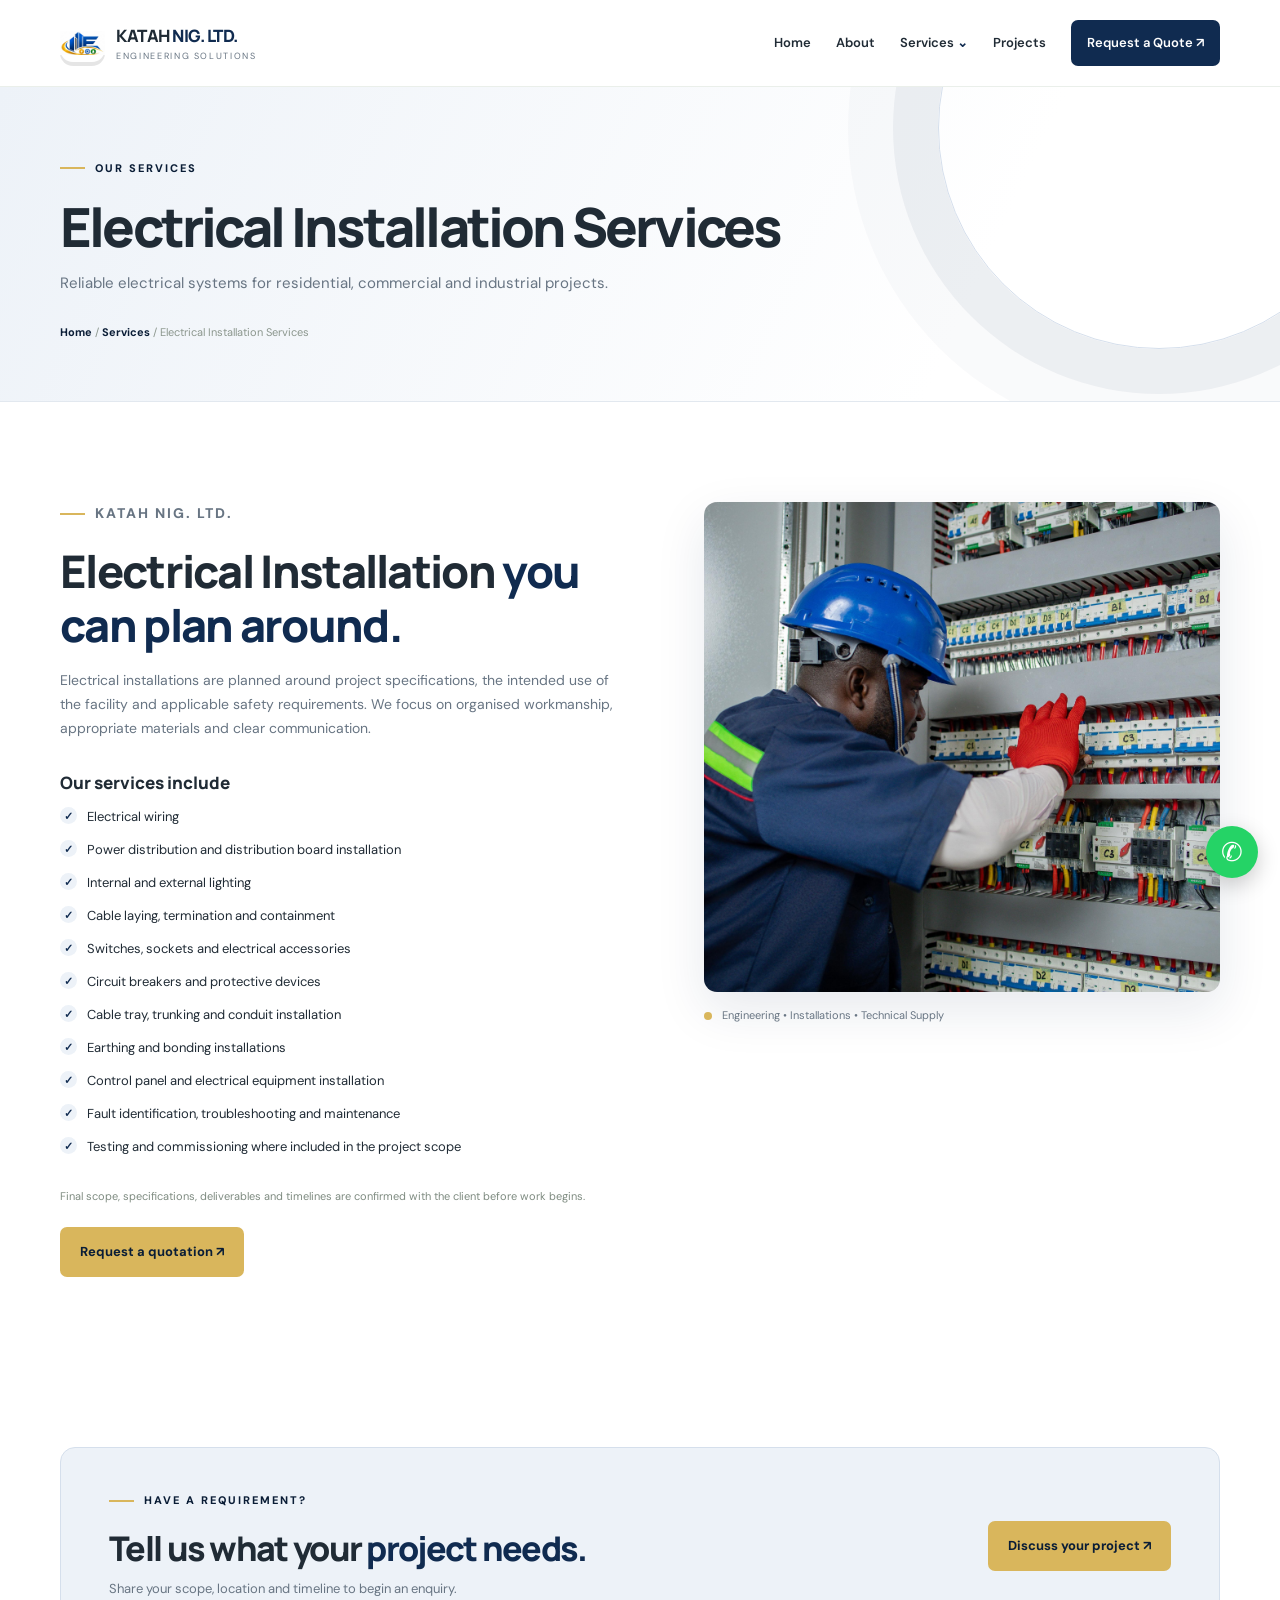
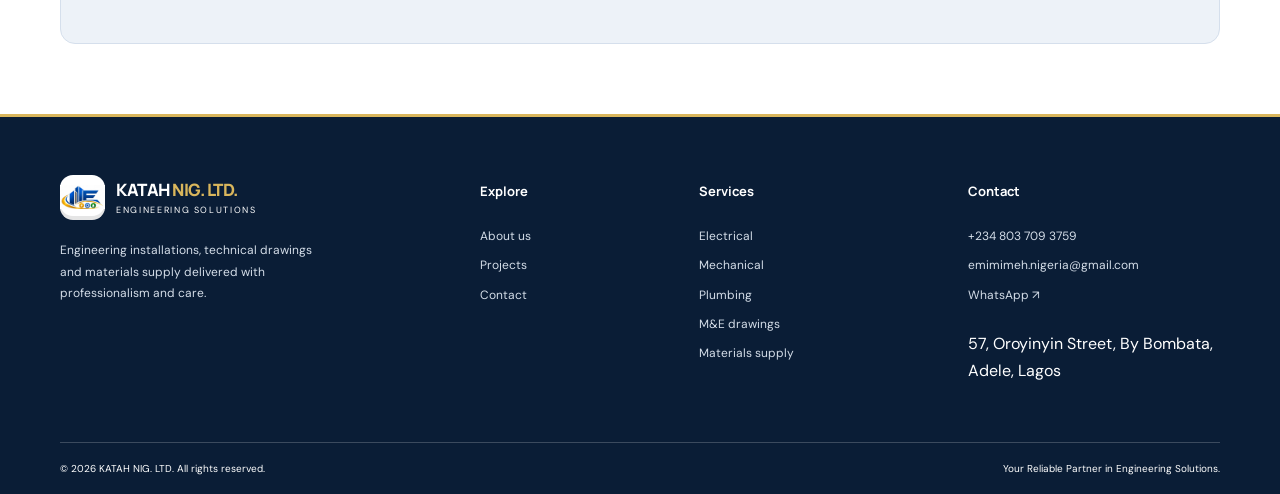
<file: electrical.html>
<!DOCTYPE html>
<html lang="en">
<head>
  <meta charset="UTF-8">
  <meta name="viewport" content="width=device-width, initial-scale=1.0">

  <meta
    name="description"
    content="Electrical installation services from KATAH NIG. LTD. for residential, commercial and industrial projects in Nigeria."
  >
  <meta name="theme-color" content="#102B50">

  <title>Electrical Installation Services | KATAH NIG. LTD.</title>

  <link rel="stylesheet" href="css/style.css">
  <script src="js/main.js" defer></script>
</head>

<body>

  <!-- Header -->
  <header class="site-header">
    <div class="container nav-wrap">

      <a class="brand" href="index.html" aria-label="katah home">
        <span class="brand-mark">
          <img src="images/new-logo.jpg" alt="KATAH NIG. LTD. logo">
        </span>
        <span class="brand-copy">
          <strong>KATAH <em>NIG. LTD.</em></strong>
          <small>ENGINEERING SOLUTIONS</small>
        </span>
      </a>

      <button
        class="menu-toggle"
        type="button"
        aria-label="Toggle navigation"
        aria-expanded="false"
      >
        <span></span>
        <span></span>
        <span></span>
      </button>

      <nav class="nav-links" aria-label="Main navigation">
        <a href="index.html">Home</a>
        <a href="about.html">About</a>

        <div class="nav-dropdown">
          <button
            type="button"
            class="nav-drop-button"
            aria-expanded="false"
          >
            Services <span aria-hidden="true">⌄</span>
          </button>

          <div class="dropdown-menu">
            <a href="electrical.html" aria-current="page">Electrical</a>
            <a href="mechanical.html">Mechanical</a>
            <a href="plumbing.html">Plumbing</a>
            <a href="drawings.html">M&amp;E Drawings</a>
            <a href="supply.html">Materials Supply</a>
          </div>
        </div>

        <a href="projects.html">Projects</a>
        <a href="contact.html" class="nav-cta">Request a Quote ↗</a>
      </nav>

    </div>
  </header>

  <main>

    <!-- Page Hero -->
    <section class="page-hero">
      <div class="container page-hero-inner">

        <p class="eyebrow"><span></span> OUR SERVICES</p>

        <h1>Electrical Installation Services</h1>

        <p>
          Reliable electrical systems for residential, commercial
          and industrial projects.
        </p>

        <div class="breadcrumbs">
          <a href="index.html">Home</a> /
          <a href="index.html#services">Services</a> /
          Electrical Installation Services
        </div>

      </div>
    </section>

    <!-- Electrical Services -->
    <section class="section">
      <div class="container service-detail-layout">

        <div class="service-detail-copy reveal">

          <p class="eyebrow"><span></span> KATAH NIG. LTD.</p>

          <h2>
            Electrical Installation
            <span>you can plan around.</span>
          </h2>

          <p>
            Electrical installations are planned around project
            specifications, the intended use of the facility and
            applicable safety requirements. We focus on organised
            workmanship, appropriate materials and clear communication.
          </p>

          <h3>Our services include</h3>

          <ul class="check-list">
            <li>Electrical wiring</li>
            <li>Power distribution and distribution board installation</li>
            <li>Internal and external lighting</li>
            <li>Cable laying, termination and containment</li>
            <li>Switches, sockets and electrical accessories</li>
            <li>Circuit breakers and protective devices</li>
            <li>Cable tray, trunking and conduit installation</li>
            <li>Earthing and bonding installations</li>
            <li>Control panel and electrical equipment installation</li>
            <li>Fault identification, troubleshooting and maintenance</li>
            <li>Testing and commissioning where included in the project scope</li>
          </ul>

          <p class="small-note">
            Final scope, specifications, deliverables and timelines
            are confirmed with the client before work begins.
          </p>

          <a
            class="btn btn-orange"
            href="contact.html?service=electrical"
          >
            Request a quotation ↗
          </a>

        </div>

        <div class="service-detail-media reveal">
          <img
            src="images/electrical-installation.jpeg"
            alt="Electrical technician working on a distribution panel"
            loading="lazy"
          >

          <div class="image-caption">
            <span class="caption-dot"></span>
            <span>Engineering • Installations • Technical Supply</span>
          </div>
        </div>

      </div>
    </section>

    <!-- Call to Action -->
    <section class="cta-section">
      <div class="container cta-box reveal">

        <div>
          <p class="eyebrow"><span></span> HAVE A REQUIREMENT?</p>

          <h2>
            Tell us what your
            <span>project needs.</span>
          </h2>

          <p>
            Share your scope, location and timeline to begin an enquiry.
          </p>
        </div>

        <a
          class="btn btn-orange"
          href="contact.html?service=electrical"
        >
          Discuss your project ↗
        </a>

      </div>
    </section>

  </main>

  <!-- Footer -->
  <footer class="site-footer">
    <div class="container footer-main">

      <div class="footer-about">
        <a class="brand brand-footer" href="index.html">
          <span class="brand-mark">
            <img src="images/new-logo.jpg" alt="KATAH NIG. LTD. logo">
          </span>
          <span class="brand-copy">
            <strong>KATAH <em>NIG. LTD.</em></strong>
            <small>ENGINEERING SOLUTIONS</small>
          </span>
        </a>

        <p>
          Engineering installations, technical drawings and materials
          supply delivered with professionalism and care.
        </p>
      </div>

      <div>
        <h4>Explore</h4>
        <a href="about.html">About us</a>
        <a href="projects.html">Projects</a>
        <a href="contact.html">Contact</a>
      </div>

      <div>
        <h4>Services</h4>
        <a href="electrical.html">Electrical</a>
        <a href="mechanical.html">Mechanical</a>
        <a href="plumbing.html">Plumbing</a>
        <a href="drawings.html">M&amp;E drawings</a>
        <a href="supply.html">Materials supply</a>
      </div>

      <div>
        <h4>Contact</h4>
        <a href="tel:+2348037093759">+234 803 709 3759</a>
        <a href="mailto:emimimeh.nigeria@gmail.com">
          emimimeh.nigeria@gmail.com
        </a>
        <a
          href="https://wa.me/2348037093759"
          target="_blank"
          rel="noopener noreferrer"
        >
          WhatsApp ↗
        </a>
        <p>57, Oroyinyin Street, By Bombata, Adele, Lagos</p>
      </div>

    </div>

    <div class="container footer-bottom">
      <span>
        © <span data-year></span> KATAH NIG. LTD. All rights reserved.
      </span>
      <span>Your Reliable Partner in Engineering Solutions.</span>
    </div>
  </footer>

  <!-- Floating WhatsApp Button -->
  <a
    class="whatsapp-float"
    href="https://wa.me/2348037093759"
    target="_blank"
    rel="noopener noreferrer"
    aria-label="Contact KATAH NIG. LTD. on WhatsApp"
  >✆</a>

</body>
</html>
</file>
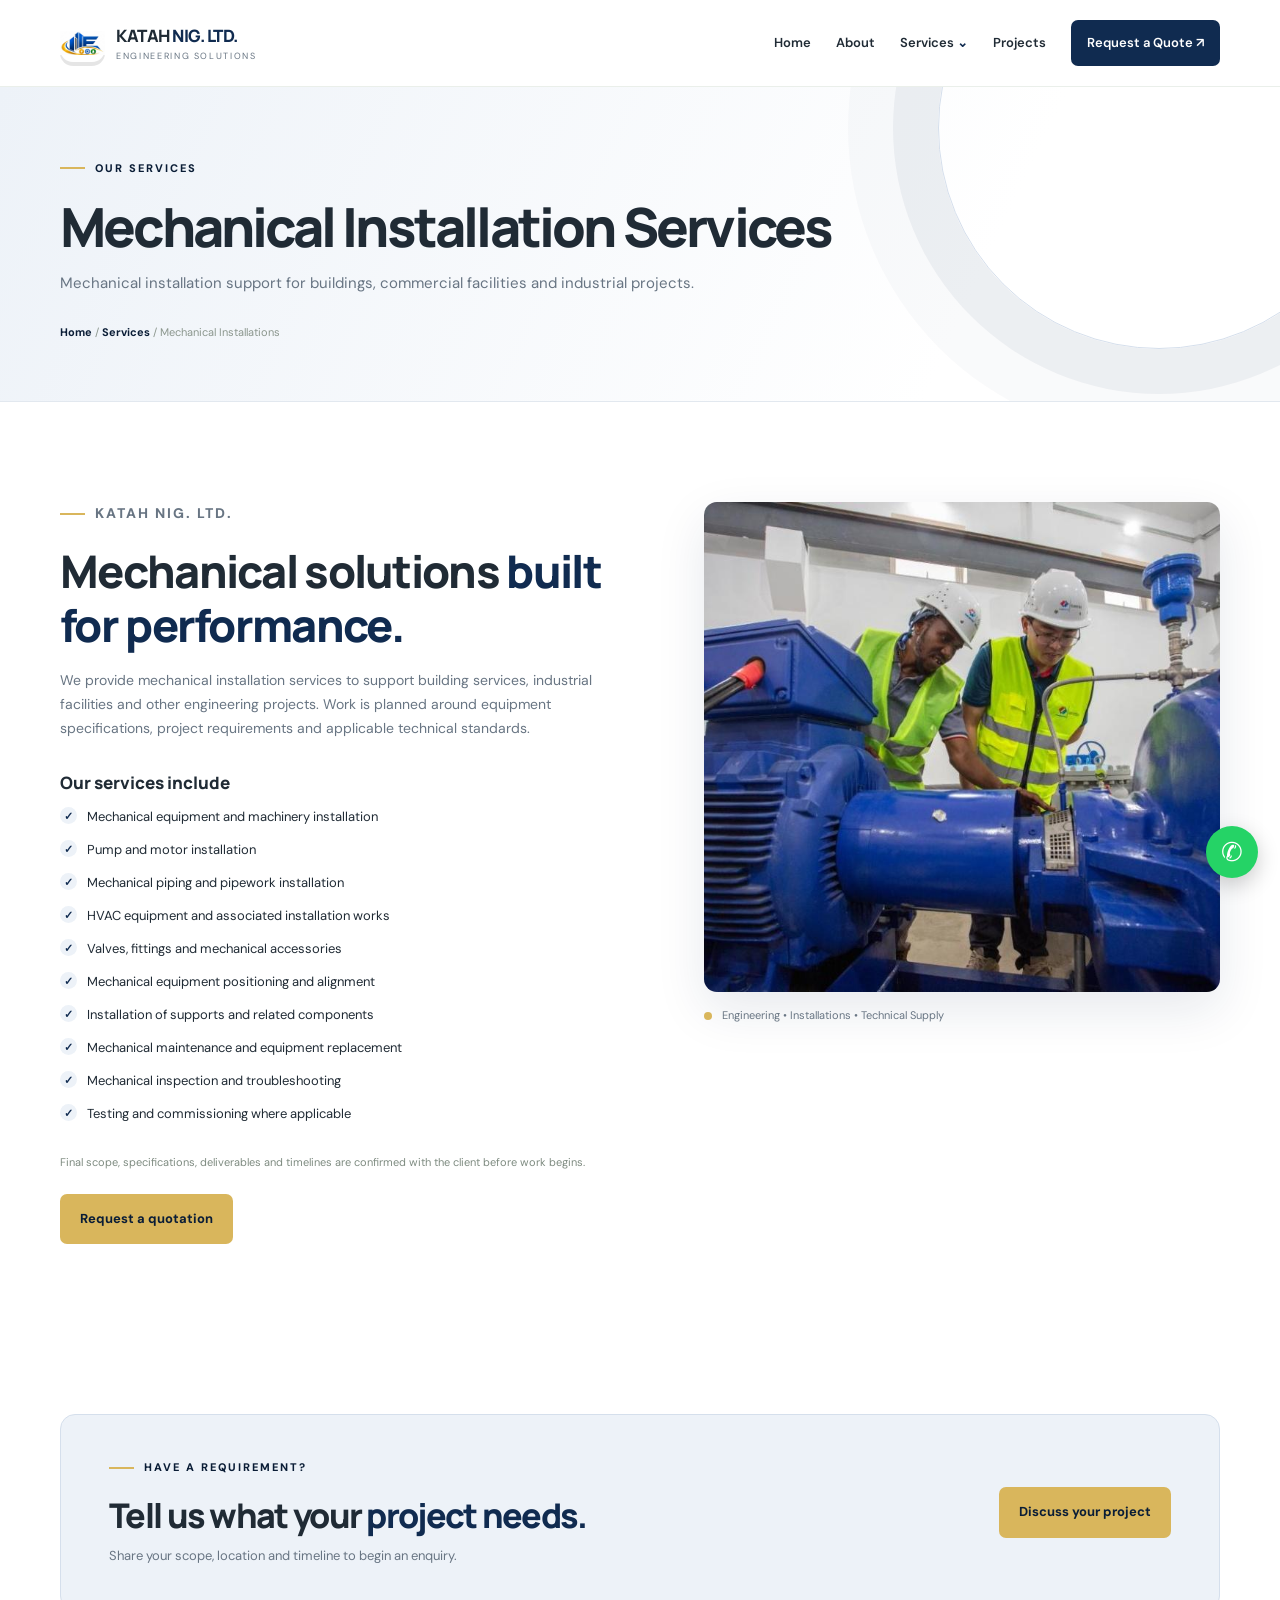
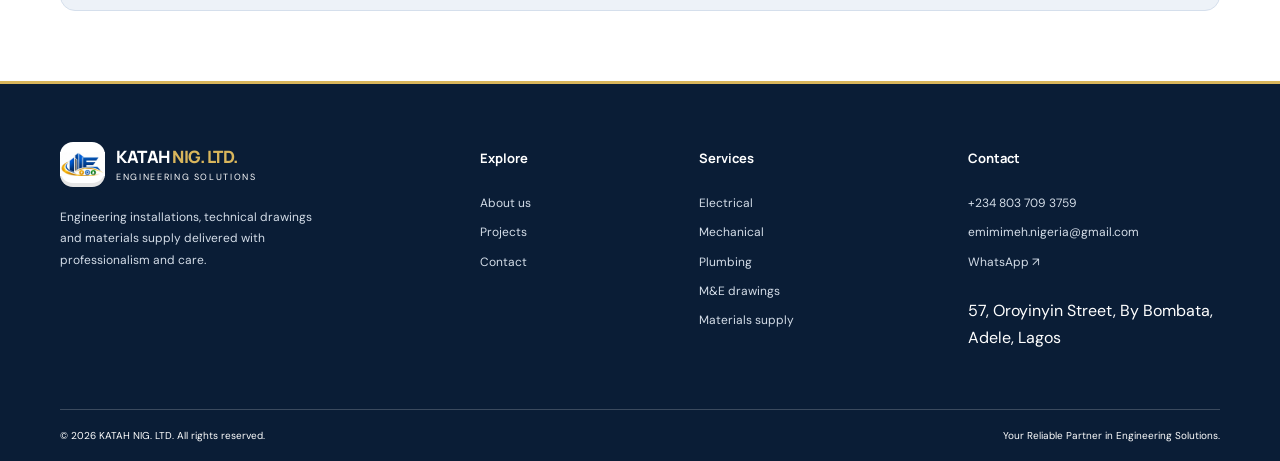
<file: mechanical.html>
<!DOCTYPE html>
<html lang="en">
<head>
  <meta charset="UTF-8">
  <meta name="viewport" content="width=device-width, initial-scale=1.0">

  <meta
    name="description"
    content="Mechanical installation services from KATAH NIG. LTD. for buildings, commercial facilities and industrial projects in Nigeria."
  >
  <meta name="theme-color" content="#102B50">

  <title>Mechanical Installation Services | KATAH NIG. LTD.</title>

  <link rel="stylesheet" href="css/style.css">
  <script src="js/main.js" defer></script>
</head>

<body>

  <!-- Header -->
  <header class="site-header">
    <div class="container nav-wrap">

      <a class="brand" href="index.html" aria-label="katah home">
        <span class="brand-mark">
          <img src="images/new-logo.jpg" alt="KATAH NIG. LTD. logo">
        </span>

        <span class="brand-copy">
          <strong>KATAH <em>NIG. LTD.</em></strong>
          <small>ENGINEERING SOLUTIONS</small>
        </span>
      </a>

      <button
        class="menu-toggle"
        type="button"
        aria-label="Toggle navigation"
        aria-expanded="false"
      >
        <span></span>
        <span></span>
        <span></span>
      </button>

      <nav class="nav-links" aria-label="Main navigation">
        <a href="index.html">Home</a>
        <a href="about.html">About</a>

        <div class="nav-dropdown">
          <button
            type="button"
            class="nav-drop-button"
            aria-expanded="false"
          >
            Services <span aria-hidden="true">⌄</span>
          </button>

          <div class="dropdown-menu">
            <a href="electrical.html">Electrical</a>
            <a href="mechanical.html" aria-current="page">Mechanical</a>
            <a href="plumbing.html">Plumbing</a>
            <a href="drawings.html">M&amp;E Drawings</a>
            <a href="supply.html">Materials Supply</a>
          </div>
        </div>

        <a href="projects.html">Projects</a>
        <a href="contact.html" class="nav-cta">Request a Quote ↗</a>
      </nav>

    </div>
  </header>

  <main>

    <!-- Page Hero -->
    <section class="page-hero">
      <div class="container page-hero-inner">

        <p class="eyebrow"><span></span> OUR SERVICES</p>

        <h1>Mechanical Installation Services</h1>

        <p>
          Mechanical installation support for buildings, commercial
          facilities and industrial projects.
        </p>

        <div class="breadcrumbs">
          <a href="index.html">Home</a> /
          <a href="index.html#services">Services</a> /
          Mechanical Installations
        </div>

      </div>
    </section>

    <!-- Mechanical Services -->
    <section class="section">
      <div class="container service-detail-layout">

        <div class="service-detail-copy reveal">

          <p class="eyebrow"><span></span> KATAH NIG. LTD.</p>

          <h2>
            Mechanical solutions
            <span>built for performance.</span>
          </h2>

          <p>
            We provide mechanical installation services to support
            building services, industrial facilities and other
            engineering projects. Work is planned around equipment
            specifications, project requirements and applicable
            technical standards.
          </p>

          <h3>Our services include</h3>

          <ul class="check-list">
            <li>Mechanical equipment and machinery installation</li>
            <li>Pump and motor installation</li>
            <li>Mechanical piping and pipework installation</li>
            <li>HVAC equipment and associated installation works</li>
            <li>Valves, fittings and mechanical accessories</li>
            <li>Mechanical equipment positioning and alignment</li>
            <li>Installation of supports and related components</li>
            <li>Mechanical maintenance and equipment replacement</li>
            <li>Mechanical inspection and troubleshooting</li>
            <li>Testing and commissioning where applicable</li>
          </ul>

          <p class="small-note">
            Final scope, specifications, deliverables and timelines
            are confirmed with the client before work begins.
          </p>

          <a
            class="btn btn-orange"
            href="contact.html?service=mechanical"
          >
            Request a quotation 
          </a>

        </div>

        <div class="service-detail-media reveal">
          <img
            src="images/MECHANICAL-INSTALLATIONS.jpeg"
            alt="Mechanical engineering and installation work"
            loading="lazy"
          >

          <div class="image-caption">
            <span class="caption-dot"></span>
            <span>Engineering • Installations • Technical Supply</span>
          </div>
        </div>

      </div>
    </section>

    <!-- Call to Action -->
    <section class="cta-section">
      <div class="container cta-box reveal">

        <div>
          <p class="eyebrow"><span></span> HAVE A REQUIREMENT?</p>

          <h2>
            Tell us what your
            <span>project needs.</span>
          </h2>

          <p>
            Share your scope, location and timeline to begin an enquiry.
          </p>
        </div>

        <a
          class="btn btn-orange"
          href="contact.html?service=mechanical"
        >
          Discuss your project 
        </a>

      </div>
    </section>

  </main>

  <!-- Footer -->
  <footer class="site-footer">
    <div class="container footer-main">

      <div class="footer-about">
        <a class="brand brand-footer" href="index.html">
          <span class="brand-mark">
            <img src="images/new-logo.jpg" alt="KATAH NIG. LTD. logo">
          </span>

          <span class="brand-copy">
            <strong>KATAH <em>NIG. LTD.</em></strong>
            <small>ENGINEERING SOLUTIONS</small>
          </span>
        </a>

        <p>
          Engineering installations, technical drawings and materials
          supply delivered with professionalism and care.
        </p>
      </div>

      <div>
        <h4>Explore</h4>
        <a href="about.html">About us</a>
        <a href="projects.html">Projects</a>
        <a href="contact.html">Contact</a>
      </div>

      <div>
        <h4>Services</h4>
        <a href="electrical.html">Electrical</a>
        <a href="mechanical.html">Mechanical</a>
        <a href="plumbing.html">Plumbing</a>
        <a href="drawings.html">M&amp;E drawings</a>
        <a href="supply.html">Materials supply</a>
      </div>

      <div>
        <h4>Contact</h4>
        <a href="tel:+2348037093759">+234 803 709 3759</a>
        <a href="mailto:emimimeh.nigeria@gmail.com">
          emimimeh.nigeria@gmail.com
        </a>
        <a
          href="https://wa.me/2348037093759"
          target="_blank"
          rel="noopener noreferrer"
        >
          WhatsApp ↗
        </a>
        <p>57, Oroyinyin Street, By Bombata, Adele, Lagos</p>
      </div>

    </div>

    <div class="container footer-bottom">
      <span>
        © <span data-year></span> KATAH NIG. LTD. All rights reserved.
      </span>

      <span>Your Reliable Partner in Engineering Solutions.</span>
    </div>
  </footer>

  <!-- Floating WhatsApp Button -->
  <a
    class="whatsapp-float"
    href="https://wa.me/2348037093759"
    target="_blank"
    rel="noopener noreferrer"
    aria-label="Contact KATAH NIG. LTD. on WhatsApp"
  >✆</a>

</body>
</html>
</file>
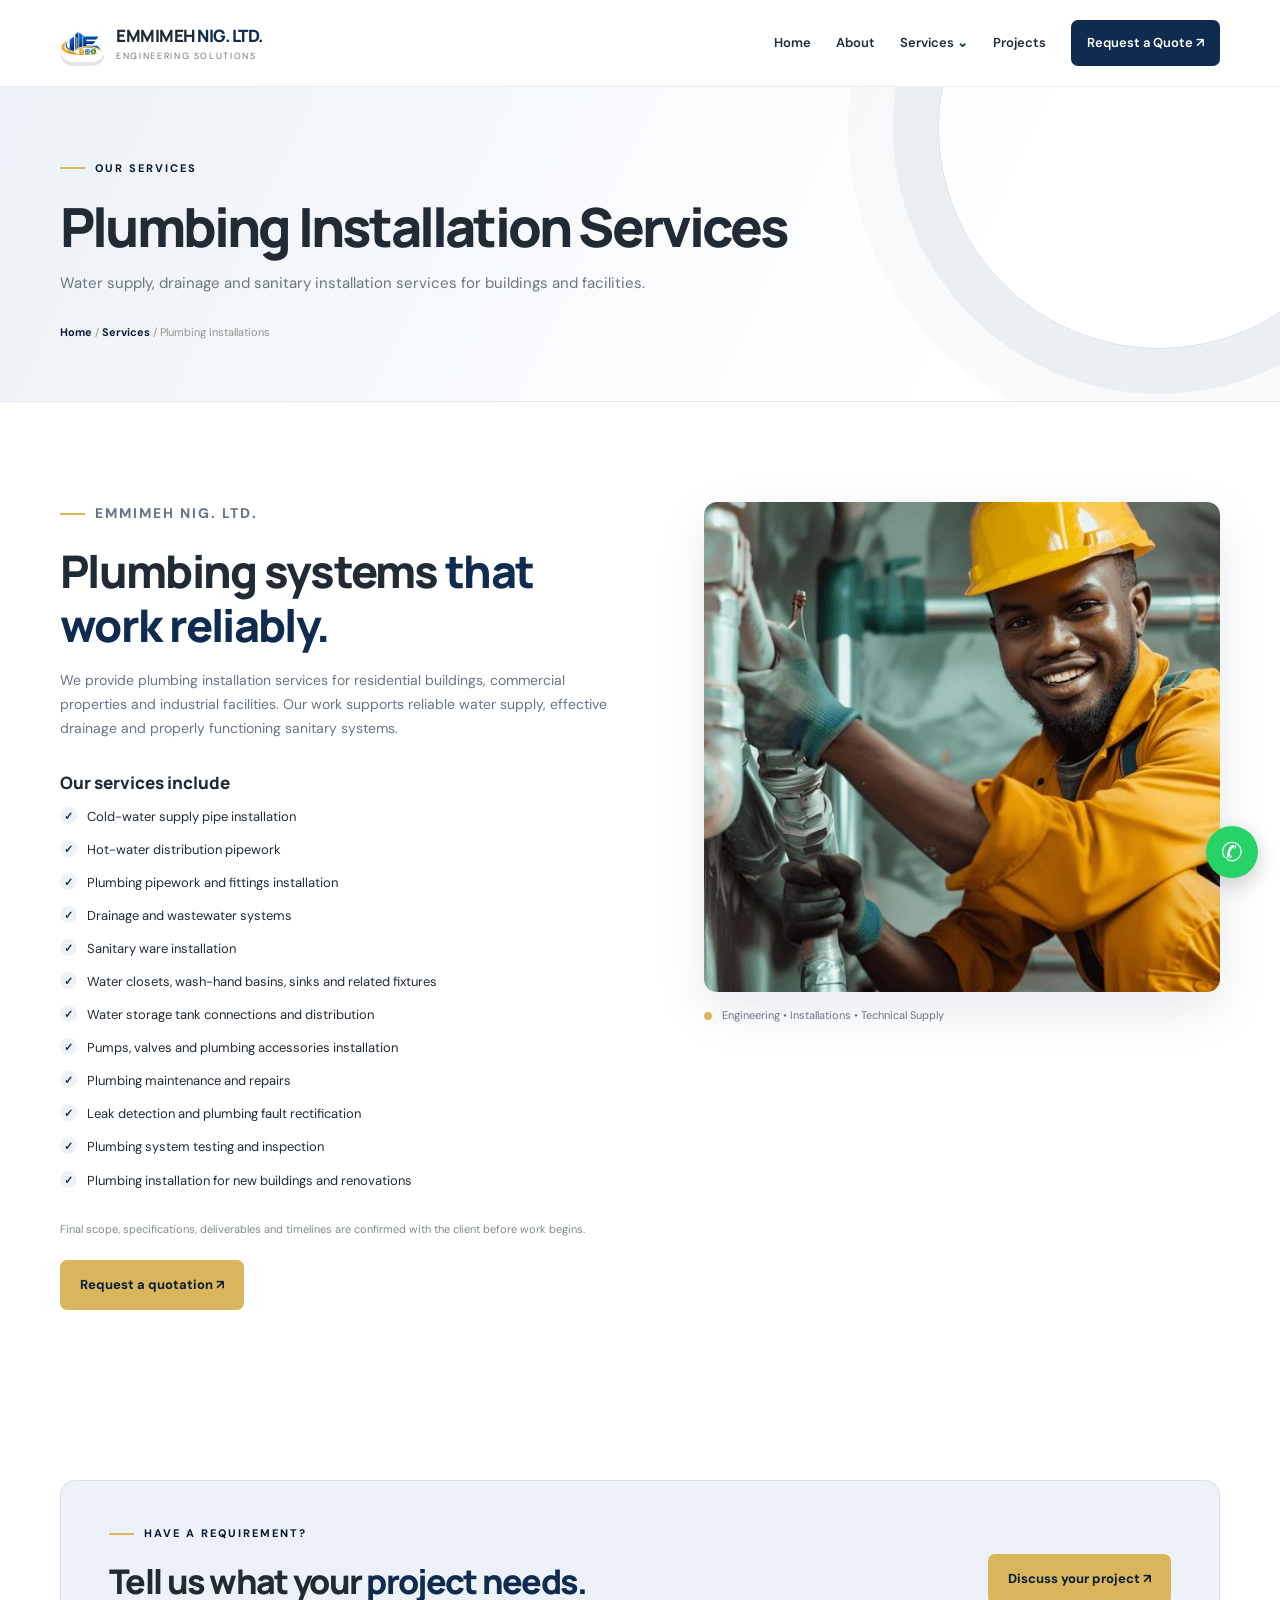
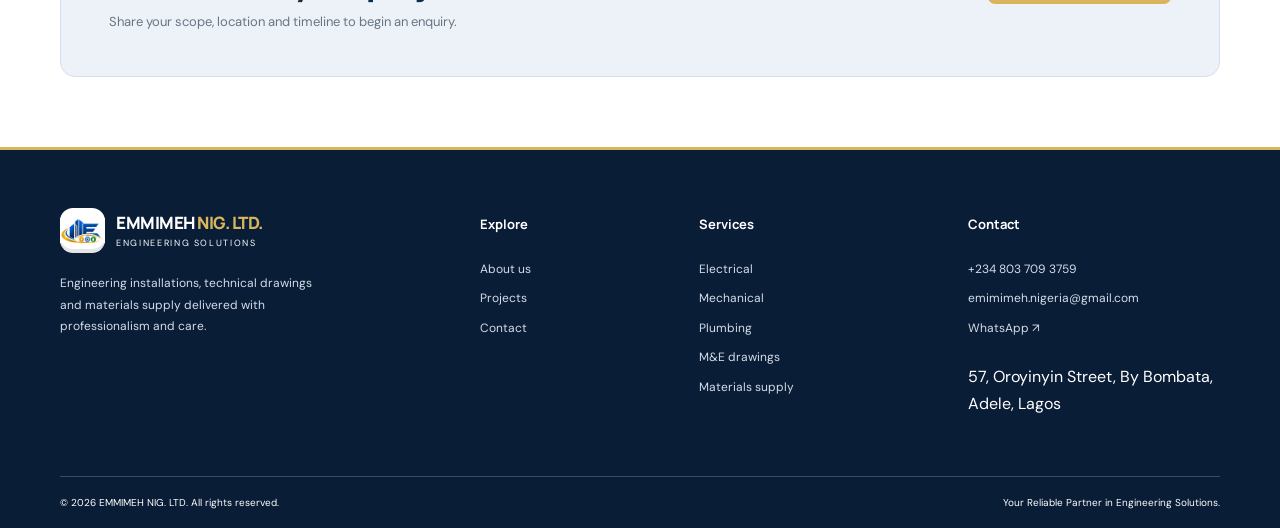
<file: plumbing.html>
<!DOCTYPE html>
<html lang="en">
<head>
  <meta charset="UTF-8">
  <meta name="viewport" content="width=device-width, initial-scale=1.0">

  <meta
    name="description"
    content="Plumbing installation services from EMMIMEH NIG. LTD. for residential buildings, commercial properties and industrial facilities in Nigeria."
  >
  <meta name="theme-color" content="#102B50">

  <title>Plumbing Installation Services | EMMIMEH NIG. LTD.</title>

  <link rel="stylesheet" href="css/style.css">
  <script src="js/main.js" defer></script>
</head>

<body>

  <!-- Header -->
  <header class="site-header">
    <div class="container nav-wrap">

      <a class="brand" href="index.html" aria-label="Emmimeh home">
        <span class="brand-mark">
          <img src="images/new-logo.jpg" alt="EMMIMEH NIG. LTD. logo">
        </span>

        <span class="brand-copy">
          <strong>EMMIMEH <em>NIG. LTD.</em></strong>
          <small>ENGINEERING SOLUTIONS</small>
        </span>
      </a>

      <button
        class="menu-toggle"
        type="button"
        aria-label="Toggle navigation"
        aria-expanded="false"
      >
        <span></span>
        <span></span>
        <span></span>
      </button>

      <nav class="nav-links" aria-label="Main navigation">
        <a href="index.html">Home</a>
        <a href="about.html">About</a>

        <div class="nav-dropdown">
          <button
            type="button"
            class="nav-drop-button"
            aria-expanded="false"
          >
            Services <span aria-hidden="true">⌄</span>
          </button>

          <div class="dropdown-menu">
            <a href="electrical.html">Electrical</a>
            <a href="mechanical.html">Mechanical</a>
            <a href="plumbing.html" aria-current="page">Plumbing</a>
            <a href="drawings.html">M&amp;E Drawings</a>
            <a href="supply.html">Materials Supply</a>
          </div>
        </div>

        <a href="projects.html">Projects</a>
        <a href="contact.html" class="nav-cta">Request a Quote ↗</a>
      </nav>

    </div>
  </header>

  <main>

    <!-- Page Hero -->
    <section class="page-hero">
      <div class="container page-hero-inner">

        <p class="eyebrow"><span></span> OUR SERVICES</p>

        <h1>Plumbing Installation Services</h1>

        <p>
          Water supply, drainage and sanitary installation services
          for buildings and facilities.
        </p>

        <div class="breadcrumbs">
          <a href="index.html">Home</a> /
          <a href="index.html#services">Services</a> /
          Plumbing Installations
        </div>

      </div>
    </section>

    <!-- Plumbing Services -->
    <section class="section">
      <div class="container service-detail-layout">

        <div class="service-detail-copy reveal">

          <p class="eyebrow"><span></span> EMMIMEH NIG. LTD.</p>

          <h2>
            Plumbing systems
            <span>that work reliably.</span>
          </h2>

          <p>
            We provide plumbing installation services for residential
            buildings, commercial properties and industrial facilities.
            Our work supports reliable water supply, effective drainage
            and properly functioning sanitary systems.
          </p>

          <h3>Our services include</h3>

          <ul class="check-list">
            <li>Cold-water supply pipe installation</li>
            <li>Hot-water distribution pipework</li>
            <li>Plumbing pipework and fittings installation</li>
            <li>Drainage and wastewater systems</li>
            <li>Sanitary ware installation</li>
            <li>Water closets, wash-hand basins, sinks and related fixtures</li>
            <li>Water storage tank connections and distribution</li>
            <li>Pumps, valves and plumbing accessories installation</li>
            <li>Plumbing maintenance and repairs</li>
            <li>Leak detection and plumbing fault rectification</li>
            <li>Plumbing system testing and inspection</li>
            <li>Plumbing installation for new buildings and renovations</li>
          </ul>

          <p class="small-note">
            Final scope, specifications, deliverables and timelines
            are confirmed with the client before work begins.
          </p>

          <a
            class="btn btn-orange"
            href="contact.html?service=plumbing"
          >
            Request a quotation ↗
          </a>

        </div>

        <div class="service-detail-media reveal">
          <img
            src="images/PLUMBING-INSTALLATIONS.jpeg"
            alt="Plumbing installation materials and engineering supplies"
            loading="lazy"
          >

          <div class="image-caption">
            <span class="caption-dot"></span>
            <span>Engineering • Installations • Technical Supply</span>
          </div>
        </div>

      </div>
    </section>

    <!-- Call to Action -->
    <section class="cta-section">
      <div class="container cta-box reveal">

        <div>
          <p class="eyebrow"><span></span> HAVE A REQUIREMENT?</p>

          <h2>
            Tell us what your
            <span>project needs.</span>
          </h2>

          <p>
            Share your scope, location and timeline to begin an enquiry.
          </p>
        </div>

        <a
          class="btn btn-orange"
          href="contact.html?service=plumbing"
        >
          Discuss your project ↗
        </a>

      </div>
    </section>

  </main>

  <!-- Footer -->
  <footer class="site-footer">
    <div class="container footer-main">

      <div class="footer-about">
        <a class="brand brand-footer" href="index.html">
          <span class="brand-mark">
            <img src="images/new-logo.jpg" alt="EMMIMEH NIG. LTD. logo">
          </span>

          <span class="brand-copy">
            <strong>EMMIMEH <em>NIG. LTD.</em></strong>
            <small>ENGINEERING SOLUTIONS</small>
          </span>
        </a>

        <p>
          Engineering installations, technical drawings and materials
          supply delivered with professionalism and care.
        </p>
      </div>

      <div>
        <h4>Explore</h4>
        <a href="about.html">About us</a>
        <a href="projects.html">Projects</a>
        <a href="contact.html">Contact</a>
      </div>

      <div>
        <h4>Services</h4>
        <a href="electrical.html">Electrical</a>
        <a href="mechanical.html">Mechanical</a>
        <a href="plumbing.html">Plumbing</a>
        <a href="drawings.html">M&amp;E drawings</a>
        <a href="supply.html">Materials supply</a>
      </div>

      <div>
        <h4>Contact</h4>
        <a href="tel:+2348037093759">+234 803 709 3759</a>
        <a href="mailto:emimimeh.nigeria@gmail.com">
          emimimeh.nigeria@gmail.com
        </a>
        <a
          href="https://wa.me/2348037093759"
          target="_blank"
          rel="noopener noreferrer"
        >
          WhatsApp ↗
        </a>
        <p>57, Oroyinyin Street, By Bombata, Adele, Lagos</p>
      </div>

    </div>

    <div class="container footer-bottom">
      <span>
        © <span data-year></span> EMMIMEH NIG. LTD. All rights reserved.
      </span>

      <span>Your Reliable Partner in Engineering Solutions.</span>
    </div>
  </footer>

  <!-- Floating WhatsApp Button -->
  <a
    class="whatsapp-float"
    href="https://wa.me/2348037093759"
    target="_blank"
    rel="noopener noreferrer"
    aria-label="Contact EMMIMEH NIG. LTD. on WhatsApp"
  >✆</a>

</body>
</html>
</file>
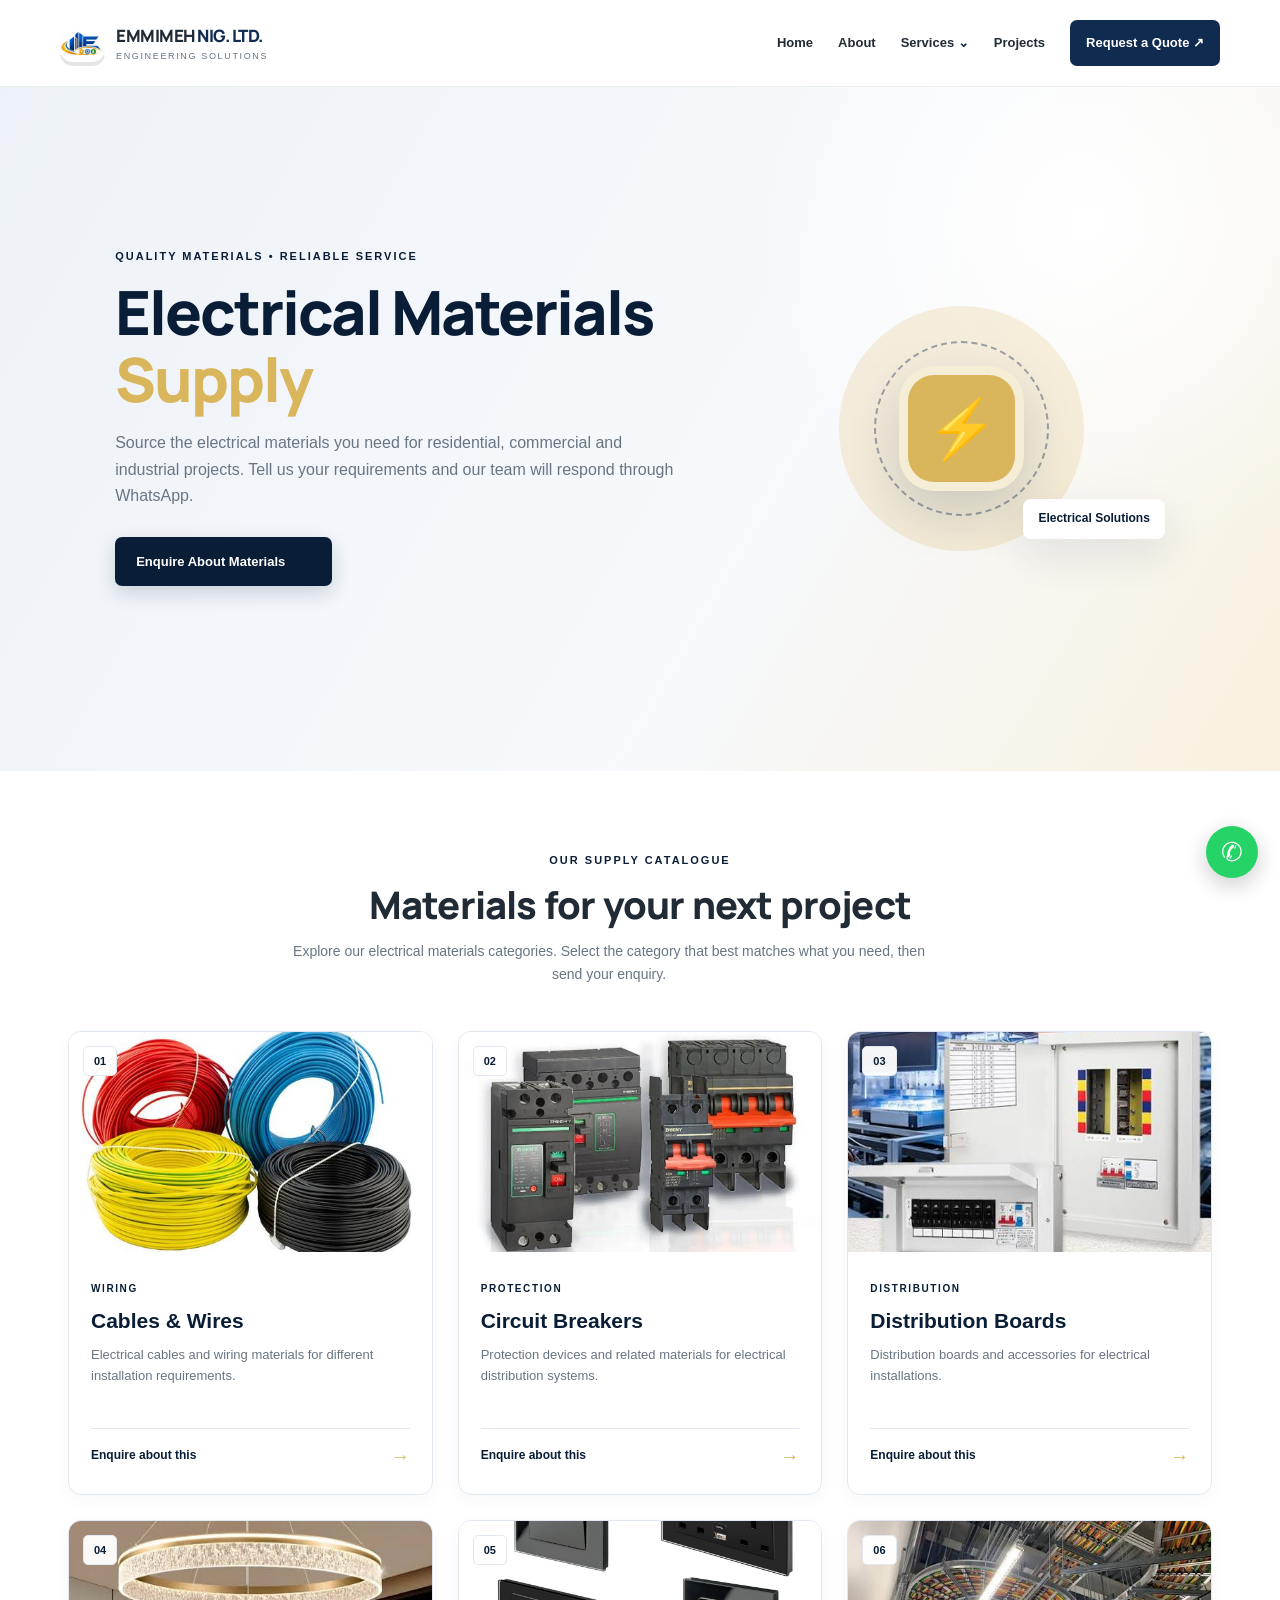
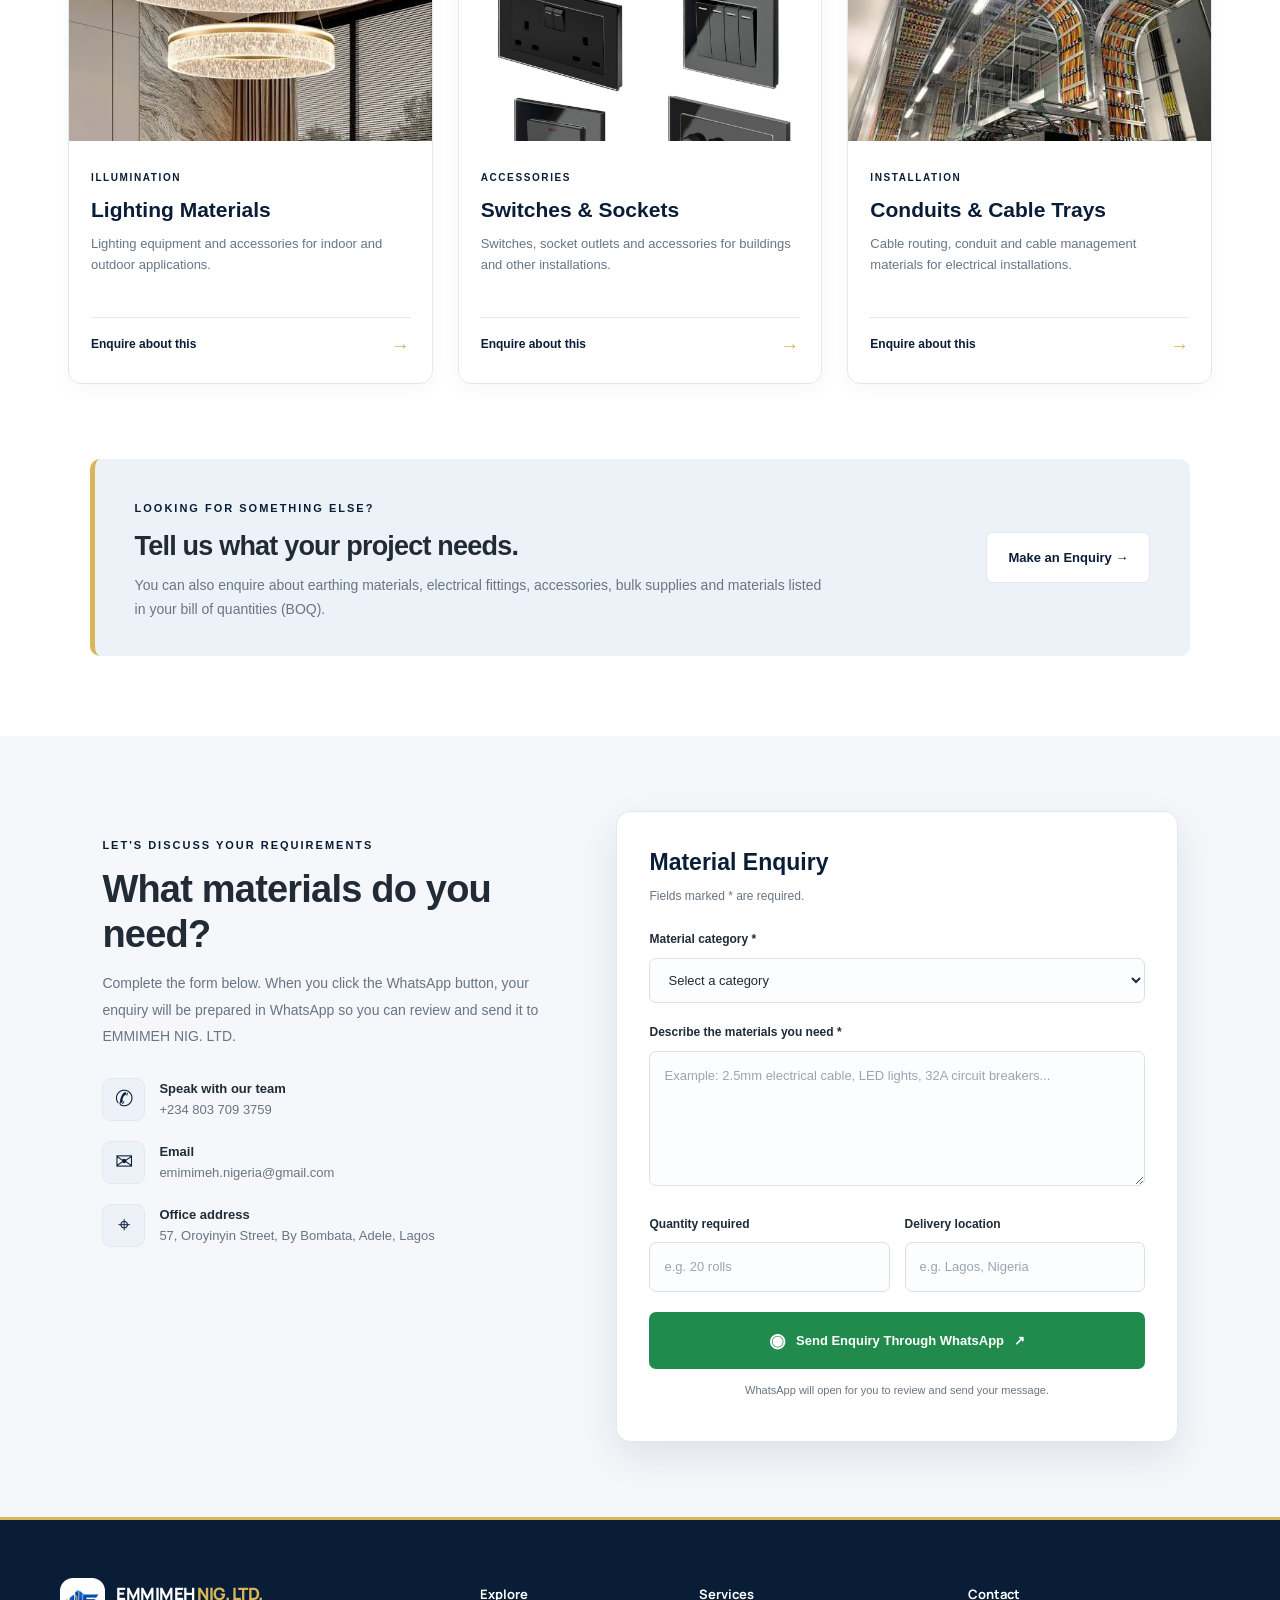
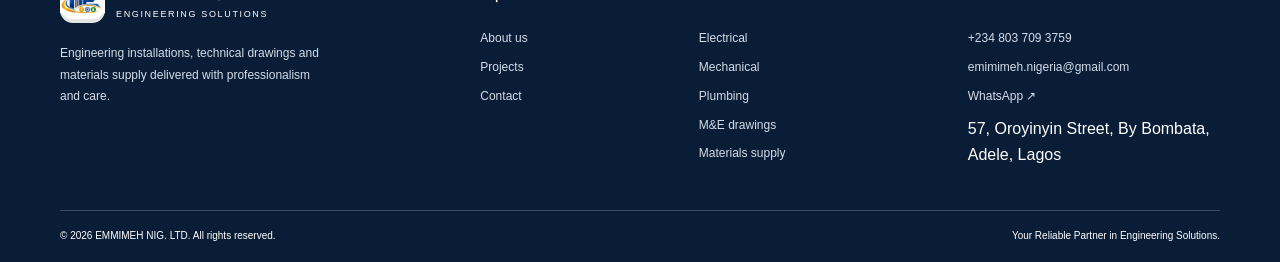
<file: supply.html>
<!DOCTYPE html>
<html lang="en">
<head>
  <meta charset="UTF-8">
  <meta name="viewport" content="width=device-width, initial-scale=1.0">
  <meta name="theme-color" content="#102B50">

  <title>Electrical Materials Supply | EMMIMEH NIG. LTD.</title>

  <meta
    name="description"
    content="Enquire about electrical cables, circuit breakers, lighting, distribution boards and other electrical materials from EMMIMEH NIG. LTD."
  >

  <link rel="stylesheet" href="css/style.css">
  <link rel="stylesheet" href="css/supply.css">

  <script src="js/main.js" defer></script>
  <script src="js/supply.js" defer></script>
</head>

<body>

<header class="site-header">
  <div class="container nav-wrap">

    <a class="brand" href="index.html">
      <span class="brand-mark">
        <img src="images/new-logo.jpg" alt="EMMIMEH NIG. LTD. logo">
      </span>
      <span class="brand-copy">
        <strong>EMMIMEH <em>NIG. LTD.</em></strong>
        <small>ENGINEERING SOLUTIONS</small>
      </span>
    </a>

    <button class="menu-toggle" aria-label="Toggle navigation" aria-expanded="false">
      <span></span><span></span><span></span>
    </button>

    <nav class="nav-links">
      <a href="index.html">Home</a>
      <a href="about.html">About</a>

      <div class="nav-dropdown">
        <button type="button" class="nav-drop-button" aria-expanded="false">
          Services <span>⌄</span>
        </button>
        <div class="dropdown-menu">
          <a href="electrical.html">Electrical</a>
          <a href="mechanical.html">Mechanical</a>
          <a href="plumbing.html">Plumbing</a>
          <a href="drawings.html">M&amp;E Drawings</a>
          <a href="supply.html" aria-current="page">Materials Supply</a>
        </div>
      </div>

      <a href="projects.html">Projects</a>
      <a href="contact.html" class="nav-cta">Request a Quote ↗</a>
    </nav>

  </div>
</header>

<main>

  <!-- HERO SECTION -->
  <section class="hero">
    <div class="hero-content">
      <span class="eyebrow">QUALITY MATERIALS • RELIABLE SERVICE</span>

      <h1 class="h1txt">Electrical Materials <span>Supply</span></h1>

      <p>
        Source the electrical materials you need for residential,
        commercial and industrial projects. Tell us your requirements
        and our team will respond through WhatsApp.
      </p>

      <a href="#enquiry" class="primary-button">
        Enquire About Materials
        <span aria-hidden="true">→</span>
      </a>
    </div>

    <div class="hero-decoration" aria-hidden="true">
      <div class="hero-circle circle-one"></div>
      <div class="hero-circle circle-two"></div>
      <div class="hero-symbol">⚡</div>
      <div class="floating-label">Electrical Solutions</div>
    </div>
  </section>

  <!-- INTRODUCTION -->
  <section class="section-heading">
    <span class="eyebrow">OUR SUPPLY CATALOGUE</span>
    <h2>Materials for your next project</h2>
    <p>
      Explore our electrical materials categories. Select the category
      that best matches what you need, then send your enquiry.
    </p>
  </section>

  <!-- PRODUCT CATALOGUE -->
  <section class="product-grid" aria-label="Electrical materials">

    <article class="product-card">
      <div class="product-image">
        <img src="images/electrical-cables.jpg" alt="Electrical cables and wires" loading="lazy">
        <span class="product-number">01</span>
      </div>
      <div class="product-info">
        <span class="product-type">WIRING</span>
        <h3>Cables &amp; Wires</h3>
        <p>Electrical cables and wiring materials for different installation requirements.</p>
        <button class="category-button" type="button" data-category="Cables and Wires">
          Enquire about this <span>→</span>
        </button>
      </div>
    </article>

    <article class="product-card">
      <div class="product-image">
        <img src="images/circuit-breakers.jpg" alt="Circuit breakers and electrical protection equipment" loading="lazy">
        <span class="product-number">02</span>
      </div>
      <div class="product-info">
        <span class="product-type">PROTECTION</span>
        <h3>Circuit Breakers</h3>
        <p>Protection devices and related materials for electrical distribution systems.</p>
        <button class="category-button" type="button" data-category="Circuit Breakers and Protection">
          Enquire about this <span>→</span>
        </button>
      </div>
    </article>

    <article class="product-card">
      <div class="product-image">
        <img src="images/distribution-boards.jpg" alt="Electrical distribution board" loading="lazy">
        <span class="product-number">03</span>
      </div>
      <div class="product-info">
        <span class="product-type">DISTRIBUTION</span>
        <h3>Distribution Boards</h3>
        <p>Distribution boards and accessories for electrical installations.</p>
        <button class="category-button" type="button" data-category="Distribution Boards">
          Enquire about this <span>→</span>
        </button>
      </div>
    </article>

    <article class="product-card">
      <div class="product-image">
        <img src="images/lighting.jpg" alt="Lighting equipment and electrical lights" loading="lazy">
        <span class="product-number">04</span>
      </div>
      <div class="product-info">
        <span class="product-type">ILLUMINATION</span>
        <h3>Lighting Materials</h3>
        <p>Lighting equipment and accessories for indoor and outdoor applications.</p>
        <button class="category-button" type="button" data-category="Lighting Materials">
          Enquire about this <span>→</span>
        </button>
      </div>
    </article>

    <article class="product-card">
      <div class="product-image">
        <img src="images/switches.jpg" alt="Electrical switches and socket outlets" loading="lazy">
        <span class="product-number">05</span>
      </div>
      <div class="product-info">
        <span class="product-type">ACCESSORIES</span>
        <h3>Switches &amp; Sockets</h3>
        <p>Switches, socket outlets and accessories for buildings and other installations.</p>
        <button class="category-button" type="button" data-category="Switches and Sockets">
          Enquire about this <span>→</span>
        </button>
      </div>
    </article>

    <article class="product-card">
      <div class="product-image">
        <img src="images/conduits.jpg" alt="Electrical conduits and cable management materials" loading="lazy">
        <span class="product-number">06</span>
      </div>
      <div class="product-info">
        <span class="product-type">INSTALLATION</span>
        <h3>Conduits &amp; Cable Trays</h3>
        <p>Cable routing, conduit and cable management materials for electrical installations.</p>
        <button class="category-button" type="button" data-category="Conduits and Cable Trays">
          Enquire about this <span>→</span>
        </button>
      </div>
    </article>

  </section>

  <!-- OTHER MATERIALS -->
  <section class="other-materials">
    <div>
      <span class="eyebrow">LOOKING FOR SOMETHING ELSE?</span>
      <h2>Tell us what your project needs.</h2>
      <p>
        You can also enquire about earthing materials, electrical
        fittings, accessories, bulk supplies and materials listed
        in your bill of quantities (BOQ).
      </p>
    </div>

    <a href="#enquiry" class="outline-button">Make an Enquiry →</a>
  </section>

  <!-- WHATSAPP ENQUIRY FORM -->
  <section class="enquiry-section" id="enquiry">

    <div class="enquiry-intro">
      <span class="eyebrow">LET'S DISCUSS YOUR REQUIREMENTS</span>
      <h2>What materials do you need?</h2>
      <p>
        Complete the form below. When you click the WhatsApp button,
        your enquiry will be prepared in WhatsApp so you can review
        and send it to EMMIMEH NIG. LTD.
      </p>

      <div class="contact-detail">
        <span class="contact-icon" aria-hidden="true">✆</span>
        <div>
          <strong>Speak with our team</strong>
          <p><a href="tel:+2348037093759">+234 803 709 3759</a></p>
        </div>
      </div>

      <div class="contact-detail">
        <span class="contact-icon" aria-hidden="true">✉</span>
        <div>
          <strong>Email</strong>
          <p><a href="mailto:emimimeh.nigeria@gmail.com">emimimeh.nigeria@gmail.com</a></p>
        </div>
      </div>

      <div class="contact-detail">
        <span class="contact-icon" aria-hidden="true">⌖</span>
        <div>
          <strong>Office address</strong>
          <p>57, Oroyinyin Street, By Bombata, Adele, Lagos</p>
        </div>
      </div>
    </div>

    <form class="enquiry-form" id="supplyEnquiryForm">

      <div class="form-heading">
        <h3>Material Enquiry</h3>
        <p>Fields marked * are required.</p>
      </div>

      <div class="form-group">
        <label for="category">Material category *</label>
        <select id="category" name="category" required>
          <option value="">Select a category</option>
          <option value="Cables and Wires">Cables and Wires</option>
          <option value="Circuit Breakers and Protection">Circuit Breakers and Protection</option>
          <option value="Distribution Boards">Distribution Boards</option>
          <option value="Lighting Materials">Lighting Materials</option>
          <option value="Switches and Sockets">Switches and Sockets</option>
          <option value="Conduits and Cable Trays">Conduits and Cable Trays</option>
          <option value="Earthing and Bonding">Earthing and Bonding</option>
          <option value="Bulk Supply or BOQ">Bulk Supply or BOQ</option>
          <option value="Other Electrical Materials">Other Electrical Materials</option>
        </select>
      </div>

      <div class="form-group">
        <label for="details">Describe the materials you need *</label>
        <textarea
          id="details"
          name="details"
          rows="5"
          placeholder="Example: 2.5mm electrical cable, LED lights, 32A circuit breakers..."
          required
        ></textarea>
      </div>

      <div class="form-row">
        <div class="form-group">
          <label for="quantity">Quantity required</label>
          <input type="text" id="quantity" name="quantity" placeholder="e.g. 20 rolls">
        </div>

        <div class="form-group">
          <label for="location">Delivery location</label>
          <input type="text" id="location" name="location" placeholder="e.g. Lagos, Nigeria">
        </div>
      </div>

      <button type="submit" class="whatsapp-button">
        <span class="whatsapp-icon" aria-hidden="true">◉</span>
        Send Enquiry Through WhatsApp
        <span aria-hidden="true">↗</span>
      </button>

      <p class="form-note">
        WhatsApp will open for you to review and send your message.
      </p>

      <p class="form-error" id="formError" role="alert" aria-live="polite"></p>

    </form>
  </section>

</main>

<footer class="site-footer">
  <div class="container footer-main">

    <div class="footer-about">
      <a class="brand brand-footer" href="index.html">
        <span class="brand-mark">
          <img src="images/new-logo.jpg" alt="EMMIMEH NIG. LTD. logo">
        </span>
        <span class="brand-copy">
          <strong>EMMIMEH <em>NIG. LTD.</em></strong>
          <small>ENGINEERING SOLUTIONS</small>
        </span>
      </a>
      <p>Engineering installations, technical drawings and materials supply delivered with professionalism and care.</p>
    </div>

    <div>
      <h4>Explore</h4>
      <a href="about.html">About us</a>
      <a href="projects.html">Projects</a>
      <a href="contact.html">Contact</a>
    </div>

    <div>
      <h4>Services</h4>
      <a href="electrical.html">Electrical</a>
      <a href="mechanical.html">Mechanical</a>
      <a href="plumbing.html">Plumbing</a>
      <a href="drawings.html">M&amp;E drawings</a>
      <a href="supply.html" aria-current="page">Materials supply</a>
    </div>

    <div>
      <h4>Contact</h4>
      <a href="tel:+2348037093759">+234 803 709 3759</a>
      <a href="mailto:emimimeh.nigeria@gmail.com">emimimeh.nigeria@gmail.com</a>
      <a href="https://wa.me/2348037093759" target="_blank" rel="noopener noreferrer">WhatsApp ↗</a>
      <p>57, Oroyinyin Street, By Bombata, Adele, Lagos</p>
    </div>

  </div>

  <div class="container footer-bottom">
    <span>© <span data-year></span> EMMIMEH NIG. LTD. All rights reserved.</span>
    <span>Your Reliable Partner in Engineering Solutions.</span>
  </div>
</footer>

<a
  class="whatsapp-float"
  href="https://wa.me/2348037093759"
  target="_blank"
  rel="noopener noreferrer"
  aria-label="Contact EMMIMEH NIG. LTD. on WhatsApp"
>✆</a>

</body>
</html>
</file>
<file: css/style.css>
@import url('https://fonts.googleapis.com/css2?family=DM+Sans:wght@400;500;600;700&family=Manrope:wght@400;500;600;700;800&display=swap');



:root {
  /* KATAH brand colours */
  --blue: #102B50;
  --blue-dark: #0A1D36;
  --blue-pale: #EDF2F8;

  --gold: #D9B65C;
  --gold-dark: #B8953F;
  --gold-pale: #F8F1DF;

  /* Neutral colours */
  --ink: #202B35;
  --muted: #687583;
  --line: #E2E8EF;
  --white: #FFFFFF;
  --soft: #F1F4F8;
  --dark: #102B50;

  /* Compatibility with existing page styles */
  --green: var(--blue);
  --green-dark: var(--blue-dark);
  --green-pale: var(--blue-pale);

  --red: var(--blue);
  --red-dark: var(--blue-dark);
  --red-pale: var(--blue-pale);

  --orange: var(--gold);
  --orange-dark: var(--gold-dark);

  --shadow: 0 18px 50px rgba(16, 43, 80, 0.10);
}

* {
  box-sizing: border-box;
}

html {
  scroll-behavior: smooth;
  scroll-padding-top: 100px;
}

body {
  margin: 0;
  font-family: 'DM Sans', sans-serif;
  color: var(--ink);
  background: #fff;
  line-height: 1.7;
}

img {
  display: block;
  max-width: 100%;
}

a {
  color: inherit;
  text-decoration: none;
}

button, input, textarea, select {
  font: inherit;
}

.container {
  width: min(1160px, calc(100% - 44px));
  margin-inline: auto;
}

/* TOP BAR */

.topbar {
  background: var(--dark);
  color: #dbe8dd;
  font-size: 12px;
}

.topbar-inner {
  display: flex;
  justify-content: space-between;
  gap: 20px;
  padding: 8px 0;
}

.topbar a {
  color: #b9e7b8;
}

/* HEADER AND NAVIGATION */

.site-header {
  position: sticky;
  top: 0;
  z-index: 50;
  background: rgba(255,255,255,.96);
  backdrop-filter: blur(12px);
  border-bottom: 1px solid rgba(229,235,229,.8);
}

.nav-wrap {
  height: 86px;
  display: flex;
  align-items: center;
  justify-content: space-between;
  gap: 30px;
}

.brand {
  display: inline-flex;
  align-items: center;
  gap: 11px;
  flex-shrink: 0;
}

.brand-mark {
  width: 45px;
  height: 45px;
  border-radius: 13px;
  background: var(--green-dark);
  color: #fff;
  display: grid;
  place-items: center;
  font: 800 28px Manrope, sans-serif;
  position: relative;
  box-shadow: inset 0 -4px 0 rgba(0,0,0,.1);
}

.brand-mark span {
  color: #ff9b46;
}

.brand-copy {
  display: flex;
  flex-direction: column;
  line-height: 1.25;
}

.brand-copy strong {
  font: 800 17px Manrope, sans-serif;
  letter-spacing: -.5px;
}

.brand-copy em {
  font-style: normal;
  color: var(--green-dark);
}

.brand-copy small {
  font-size: 9px;
  letter-spacing: 1.65px;
  color: #78847b;
  margin-top: 4px;
}

.nav-links {
  display: flex;
  align-items: center;
  gap: 25px;
  font-size: 13px;
  font-weight: 600;
}

.nav-links > a:not(.nav-cta) {
  transition: color .2s;
}

.nav-links > a:hover,
.nav-links > a.active {
  color: var(--green-dark);
}

.nav-cta {
  background: var(--green-dark);
  color: white;
  padding: 12px 16px;
  border-radius: 7px;
  transition: background .2s, transform .2s;
}

.nav-cta:hover {
  background: #185c2b;
  transform: translateY(-2px);
}

.nav-cta span {
  color: #ffd1a8;
}

.nav-dropdown {
  position: relative;
}

.nav-drop-button {
  border: 0;
  background: none;
  padding: 10px 0;
  color: var(--ink);
  font-weight: 600;
  font-size: 13px;
  cursor: pointer;
}

.nav-drop-button span {
  color: var(--green-dark);
}

.dropdown-menu {
  display: none;
  position: absolute;
  top: 100%;
  left: -18px;
  min-width: 200px;
  padding: 9px;
  background: #fff;
  border: 1px solid var(--line);
  border-radius: 10px;
  box-shadow: var(--shadow);
}

.nav-dropdown:hover .dropdown-menu,
.nav-dropdown:focus-within .dropdown-menu {
  display: grid;
}

.dropdown-menu a {
  padding: 9px 12px;
  border-radius: 6px;
  font-size: 13px;
}

.dropdown-menu a:hover {
  background: var(--green-pale);
  color: var(--green-dark);
}

.menu-toggle {
  display: none;
  background: none;
  border: 0;
  padding: 8px;
}

.menu-toggle span {
  display: block;
  width: 25px;
  height: 2px;
  background: var(--ink);
  margin: 5px;
}

/* HOME HERO */

.hero {
  position: relative;
  min-height: 610px;
  background: #1b2b22;
  display: flex;
  align-items: center;
  overflow: hidden;
  color: #fff;
}

.hero-photo,
.hero-shade {
  position: absolute;
  inset: 0;
}

.hero-photo {
  background-image: url('../images/engineering-supply.jfif');
  background-size: cover;
  background-position: center 42%;
  transform: scale(1.02);
  animation: heroZoom 12s ease-in-out infinite alternate;
}

.hero-shade {
  background: linear-gradient(
    90deg,
    rgba(13,28,19,.91) 0%,
    rgba(17,38,23,.78) 48%,
    rgba(15,30,20,.16) 100%
  );
}

.hero-content {
  position: relative;
  z-index: 1;
  padding: 90px 0 105px;
  animation: riseIn .8s ease both;
}

.eyebrow {
  display: flex;
  align-items: center;
  gap: 10px;
  color: var(--green-dark);
  font-size: 11px;
  font-weight: 800;
  letter-spacing: 2px;
  text-transform: uppercase;
  margin: 0 0 18px;
}

.eyebrow > span {
  width: 25px;
  height: 2px;
  background: var(--orange);
  display: inline-block;
}

.eyebrow.light {
  color: #d9e9da;
}

.hero h1,
.page-hero h1 {
  font: 800 clamp(40px,5.2vw,66px)/1.12 Manrope, sans-serif;
  letter-spacing: -2.8px;
  max-width: 750px;
  margin: 0 0 20px;
}

.hero h1 span {
  color: #a5dfa1;
}

.hero-lead {
  font-size: 16px;
  color: #e0e8e1;
  max-width: 590px;
  margin: 0 0 28px;
}

.hero-actions {
  display: flex;
  flex-wrap: wrap;
  gap: 12px;
}

.btn {
  display: inline-flex;
  align-items: center;
  justify-content: center;
  gap: 16px;
  border: 0;
  border-radius: 7px;
  padding: 14px 20px;
  font-weight: 700;
  font-size: 13px;
  cursor: pointer;
  transition: transform .2s, background .2s, box-shadow .2s;
}

.btn:hover {
  transform: translateY(-3px);
  box-shadow: 0 10px 24px rgba(0,0,0,.12);
}

.btn-orange {
  background: var(--orange);
  color: #fff;
}

.btn-orange:hover {
  background: var(--orange-dark);
}

.btn-green {
  background: var(--green-dark);
  color: #fff;
}

.btn-outline-light {
  border: 1px solid rgba(255,255,255,.55);
  color: #fff;
  background: rgba(255,255,255,.06);
}

.hero-note {
  display: flex;
  align-items: center;
  gap: 12px;
  margin-top: 44px;
  color: #d2ddd4;
  font-size: 11px;
  letter-spacing: .3px;
}

.note-line {
  width: 36px;
  height: 1px;
  background: var(--orange);
}

.hero-stamp {
  position: absolute;
  right: max(22px, calc((100vw - 1160px)/2));
  bottom: 34px;
  z-index: 2;
  display: flex;
  align-items: center;
  gap: 12px;
  background: #fff;
  color: var(--ink);
  padding: 15px 20px;
  border-radius: 10px;
  box-shadow: var(--shadow);
}

.stamp-icon {
  display: grid;
  place-items: center;
  background: var(--green-pale);
  color: var(--green-dark);
  width: 36px;
  height: 36px;
  border-radius: 50%;
  font-weight: 800;
}

.hero-stamp strong,
.hero-stamp small {
  display: block;
}

.hero-stamp strong {
  font-size: 12px;
}

.hero-stamp small {
  font-size: 11px;
  color: var(--muted);
}

/* TRUST STRIP */

.trust-strip {
  border-bottom: 1px solid var(--line);
  background: #fff;
}

.trust-grid {
  display: grid;
  grid-template-columns: repeat(4,1fr);
  padding: 24px 0;
}

.trust-grid > div {
  display: flex;
  align-items: center;
  gap: 13px;
  padding: 0 20px;
  border-right: 1px solid var(--line);
}

.trust-grid > div:first-child {
  padding-left: 0;
}

.trust-grid > div:last-child {
  border: 0;
}

.trust-grid strong {
  font: 800 24px Manrope;
  color: var(--green-dark);
}

.trust-grid span {
  font-size: 12px;
  font-weight: 700;
}

/* GENERAL SECTIONS */

.section {
  padding: 100px 0;
}

.section-heading {
  max-width: 660px;
  margin-bottom: 40px;
}

.section-heading h2,
.split-copy h2,
.about-main h2,
.service-detail-copy h2,
.contact-info h2,
.cta-box h2 {
  font: 800 clamp(30px,3.7vw,45px)/1.2 Manrope, sans-serif;
  letter-spacing: -1.7px;
  margin: 0 0 17px;
}

.section-heading h2 span,
.split-copy h2 span,
.about-main h2 span,
.service-detail-copy h2 span,
.contact-info h2 span,
.cta-box h2 span {
  color: var(--green-dark);
}

.section-heading > p:last-child,
.split-copy > p:not(.eyebrow),
.about-main > p:not(.eyebrow),
.service-detail-copy > p,
.contact-info > p:not(.eyebrow) {
  color: var(--muted);
  font-size: 14px;
  max-width: 650px;
}

/* SERVICE CARDS */


/* =========================================
   KATAH — MODERN INTERACTIVE SERVICES GRID
========================================= */

.service-grid {
  display: grid;
  grid-template-columns: repeat(3, minmax(0, 1fr));
  gap: 22px;
}

/* Individual service cards */
.service-card {
  position: relative;
  overflow: hidden;
  border: 1px solid #e0e6ef;
  border-radius: 14px;
  padding: 27px 25px 24px;
  min-height: 285px;
  display: flex;
  flex-direction: column;
  align-items: flex-start;
  background: #ffffff;
  color: #102b50;
  text-decoration: none;
  box-shadow: 0 4px 16px rgba(16, 43, 80, 0.035);
  transition:
    transform 0.28s ease,
    border-color 0.28s ease,
    box-shadow 0.28s ease,
    background-color 0.28s ease;
}

/* Subtle gold line revealed at the top */
.service-card::before {
  content: "";
  position: absolute;
  top: 0;
  left: 0;
  width: 0;
  height: 3px;
  background: #d9b65c;
  transition: width 0.3s ease;
}



.service-card:hover::before {
  width: 100%;
}

.service-card:focus-visible {
  outline: 3px solid #d9b65c;
  outline-offset: 4px;
}



/* Images inside service cards */
.service-card .service-image {
  display: block;
  width: calc(100% + 50px);
  height: 165px;
  flex-shrink: 0;
  margin: -27px -25px 22px;
  object-fit: cover;
  object-position: center;
  border-radius: 13px 13px 0 0;
  background: #edf2f8;
  transition: filter 0.3s ease;
}

.service-card:hover .service-image {
  filter: brightness(1.06);
}

@media (max-width: 900px) {
  .service-card .service-image {
    height: 175px;
  }
}

@media (max-width: 560px) {
  .service-card .service-image {
    width: calc(100% + 44px);
    height: 190px;
    margin: -24px -22px 20px;
  }
}




/* Icon container */
.service-icon {
  width: 49px;
  height: 49px;
  border-radius: 12px;
  display: grid;
  place-items: center;
  font-size: 24px;
  margin-bottom: 20px;
  background: #edf2f8;
  color: #102b50;
  transition:
    background-color 0.28s ease,
    color 0.28s ease,
    transform 0.28s ease;
}



/* Service number */
.card-number {
  font-size: 9px;
  font-weight: 800;
  letter-spacing: 1.7px;
  color: #b8953f;
  margin: 0 0 8px;
}

/* Service title */
.service-card h3 {
  font: 800 18px/1.4 Manrope, sans-serif;
  margin: 0 0 10px;
  letter-spacing: -0.4px;
  color: #102b50;
  transition: color 0.25s ease;
}


/* Service description */
.service-card > p:not(.card-number) {
  font-size: 12px;
  line-height: 1.8;
  color: #65748a;
  margin: 0 0 22px;
}

/* Card link */
.text-link {
  display: inline-flex;
  gap: 12px;
  align-items: center;
  color: #102b50;
  font-size: 12px;
  font-weight: 800;
  margin-top: auto;
  transition: color 0.25s ease;
}

.text-link b {
  color: #b8953f;
  font-size: 17px;
  transition: transform 0.25s ease;
}



.service-card:hover .text-link b {
  transform: translate(3px, -2px);
}

/* Dark contact / call-to-action card */
.service-card-dark {
  background: #102b50;
  color: #ffffff;
  border-color: #102b50;
}



.service-card-dark h3 {
  color: #ffffff;
}

.service-card-dark > p:not(.card-number) {
  color: #d1dbea;
}

.service-card-dark .card-number {
  color: #e2c879;
}

.service-card-dark .service-icon,
.service-icon.pale {
  background: rgba(255, 255, 255, 0.12);
  color: #f0d78c;
}





.service-card-dark .text-link {
  color: #ffffff;
}

.service-card-dark .text-link b {
  color: #f0d78c;
}

/* Tablet layout */
@media (max-width: 900px) {
  .service-grid {
    grid-template-columns: repeat(2, minmax(0, 1fr));
    gap: 18px;
  }

  .service-card {
    min-height: 270px;
  }
}

/* Mobile layout */
@media (max-width: 560px) {
  .service-grid {
    grid-template-columns: 1fr;
    gap: 15px;
  }

  .service-card {
    min-height: 245px;
    padding: 24px 22px;
  }

  .service-icon {
    width: 45px;
    height: 45px;
    margin-bottom: 17px;
  }

  .service-card h3 {
    font-size: 17px;
  }
}

/* Respect visitors who prefer reduced motion */
@media (prefers-reduced-motion: reduce) {
  .service-card,
  .service-card::before,
  .service-icon,
  .service-card h3,
  .text-link,
  .text-link b {
    transition: transform 0.45s ease;
  }

  .service-card:hover,
  .service-card:hover .service-icon {
   transition: transform 0.45s ease;
  }
}


/* Service card animation */
.service-card {
  transition:
    transform 0.35s ease,
    box-shadow 0.35s ease;
}

/* Lift the card without changing its colour */
.service-card:hover {
  transform: translateY(-8px);
  box-shadow: 0 18px 35px rgba(0, 0, 0, 0.16);
}

/* Smooth image zoom */
.service-card .service-image {
  transition: transform 0.45s ease;
}

.service-card:hover .service-image {
  transform: scale(1.04);
}

/* Keyboard accessibility */
.service-card:focus-visible {
  outline: 2px solid #c9a45c;
  outline-offset: 5px;
}

/* Respect reduced-motion preferences */
@media (prefers-reduced-motion: reduce) {
  .service-card,
  .service-card .service-image {
    transition: transform 0.45s ease;
  }

  .service-card:hover {
    transition: transform 0.45s ease;
  }

  .service-card:hover .service-image {
   transition: transform 0.45s ease;
  }
}


/* ABOUT SPLIT SECTION */

.split-section {
  display: grid;
  grid-template-columns: 1fr 1fr;
  min-height: 520px;
  background: var(--soft);
}

.split-image {
  min-height: 480px;
  overflow: hidden;
}

.split-image img {
  width: 100%;
  height: 100%;
  object-fit: cover;
  transition: transform .7s;
}

.split-image:hover img {
  transform: scale(1.04);
}

.split-copy {
  align-self: center;
  padding: 70px clamp(30px,6vw,100px);
}

.split-copy h2 {
  max-width: 500px;
}

.split-copy > p:not(.eyebrow) {
  margin-bottom: 22px;
}

.check-list {
  list-style: none;
  padding: 0;
  margin: 22px 0 28px;
  display: grid;
  gap: 11px;
}

.check-list li {
  position: relative;
  padding-left: 27px;
  color: #46544a;
  font-size: 13px;
}

.check-list li:before {
  content: '✓';
  position: absolute;
  left: 0;
  top: 1px;
  display: grid;
  place-items: center;
  width: 17px;
  height: 17px;
  border-radius: 50%;
  background: var(--green-pale);
  color: var(--green-dark);
  font-size: 11px;
  font-weight: 800;
}

/* SUPPLY BAND */

.supply-band {
  background: var(--dark);
  color: #fff;
  padding: 76px 0;
  overflow: hidden;
}

.supply-layout {
  display: grid;
  grid-template-columns: 1fr .9fr;
  align-items: center;
  gap: 70px;
}

.supply-copy h2 {
  font: 800 clamp(34px,4vw,48px)/1.15 Manrope;
  letter-spacing: -1.7px;
  margin: 0 0 18px;
}

.supply-copy > p:not(.eyebrow) {
  font-size: 14px;
  color: #c4d0c7;
  max-width: 500px;
  margin-bottom: 25px;
}

.supply-photo {
  width: 100%;
  height: 330px;
  object-fit: cover;
  border-radius: 12px;
  box-shadow: 18px 18px 0 rgba(102,185,109,.18);
}

/* CALL TO ACTION */

.cta-section {
  padding: 70px 0;
}

.cta-box {
  background: var(--green-pale);
  border: 1px solid #d8ebd7;
  border-radius: 15px;
  padding: 43px 48px;
  display: flex;
  align-items: center;
  justify-content: space-between;
  gap: 25px;
}

.cta-box h2 {
  font-size: 34px;
  margin-bottom: 9px;
}

.cta-box > div > p:last-child {
  margin: 0;
  color: var(--muted);
  font-size: 13px;
}

/* FOOTER */

.site-footer {
  background: #111c15;
  color: #dbe5dc;
  padding: 58px 0 0;
}

.footer-main {
  display: grid;
  grid-template-columns: 1.5fr .7fr .9fr 1fr;
  gap: 42px;
  padding-bottom: 42px;
}

.brand-footer .brand-copy strong {
  color: #fff;
}

.brand-footer .brand-copy em {
  color: #9ed99a;
}

.brand-footer .brand-copy small {
  color: #9daaa0;
}

.footer-about > p {
  font-size: 12px;
  line-height: 1.8;
  color: #aab7ad;
  max-width: 270px;
  margin-top: 20px;
}

.footer-main h4 {
  font: 700 13px Manrope;
  color: #fff;
  margin: 7px 0 17px;
}

.footer-main > div:not(.footer-about) {
  display: flex;
  flex-direction: column;
  align-items: flex-start;
  gap: 9px;
}

.footer-main > div > a:not(.brand),
.footer-main > div > span {
  font-size: 12px;
  color: #aab7ad;
  transition: color .2s;
}

.footer-main > div > a:not(.brand):hover {
  color: #a5dfa1;
}

.footer-bottom {
  border-top: 1px solid #2a382e;
  padding: 17px 0;
  display: flex;
  justify-content: space-between;
  gap: 20px;
  font-size: 10px;
  color: #8e9e91;
}

/* WHATSAPP BUTTON */

.whatsapp-float {
  position: fixed;
  right: 22px;
  bottom: 22px;
  z-index: 40;
  width: 52px;
  height: 52px;
  border-radius: 50%;
  display: grid;
  place-items: center;
  background: #20bf65;
  color: white;
  font-size: 26px;
  box-shadow: 0 7px 22px rgba(0,0,0,.2);
  transition: transform .2s;
}

.whatsapp-float:hover {
  transform: translateY(-4px) scale(1.04);
}

/* INNER PAGE BANNER */

.page-hero {
  background: linear-gradient(115deg,#eff8ed,#fff 65%);
  border-bottom: 1px solid var(--line);
  padding: 72px 0 60px;
  overflow: hidden;
  position: relative;
}

.page-hero:after {
  content: '';
  position: absolute;
  right: -100px;
  top: -180px;
  width: 440px;
  height: 440px;
  border: 1px solid #d8ecd7;
  border-radius: 50%;
  box-shadow: 0 0 0 45px rgba(216,236,215,.22),
              0 0 0 90px rgba(216,236,215,.12);
}

.page-hero-inner {
  position: relative;
  z-index: 1;
}

.page-hero h1 {
  font-size: clamp(36px,4.5vw,54px);
  max-width: 850px;
  margin-bottom: 15px;
}

.page-hero h1 span {
  color: var(--green-dark);
}

.page-hero-inner > p:not(.eyebrow) {
  max-width: 650px;
  color: var(--muted);
  font-size: 15px;
}

.breadcrumbs {
  margin-top: 26px;
  font-size: 11px;
  color: #8b968d;
}

.breadcrumbs a {
  color: var(--green-dark);
  font-weight: 700;
}

/* ABOUT PAGE */

.about-layout,
.service-detail-layout,
.contact-layout {
  display: grid;
  grid-template-columns: 1fr .9fr;
  gap: 70px;
  align-items: center;
}

.about-main > p:not(.eyebrow) {
  margin-bottom: 15px;
}

.about-photo {
  width: 100%;
  height: 430px;
  object-fit: cover;
  border-radius: 13px;
  box-shadow: var(--shadow);
}

.values-section {
  background: var(--soft);
  padding: 85px 0;
}

.value-grid {
  display: grid;
  grid-template-columns: repeat(3,1fr);
  gap: 18px;
}

.value-card {
  background: #fff;
  border: 1px solid var(--line);
  border-radius: 12px;
  padding: 26px;
}

.value-num {
  font: 800 25px Manrope;
  color: var(--orange);
}

.value-card h3 {
  font: 800 19px Manrope;
  margin: 13px 0 9px;
}

.value-card p {
  font-size: 13px;
  color: var(--muted);
  margin: 0;
}

/* SERVICE DETAIL PAGES */

.service-detail-layout {
  align-items: start;
}

.service-detail-copy h3 {
  font: 800 17px Manrope;
  margin: 30px 0 10px;
}

.service-detail-copy .check-list {
  margin-top: 12px;
}

.service-detail-media img {
  width: 100%;
  height: 490px;
  object-fit: cover;
  border-radius: 13px;
  box-shadow: var(--shadow);
}

.image-caption {
  display: flex;
  align-items: center;
  gap: 10px;
  font-size: 11px;
  color: var(--muted);
  margin-top: 14px;
}

.caption-dot {
  width: 8px;
  height: 8px;
  border-radius: 50%;
  background: var(--orange);
}

.small-note {
  font-size: 11px !important;
  color: #7e8b80 !important;
  margin: 22px 0;
}

/* PROJECT GALLERY */

.project-grid {
  display: grid;
  grid-template-columns: repeat(3,1fr);
  gap: 20px;
}

.project-card,
.project-placeholder {
  border: 1px solid var(--line);
  border-radius: 12px;
  overflow: hidden;
  background: #fff;
  transition: transform .25s, box-shadow .25s;
}

.project-card:hover,
.project-placeholder:hover {
  transform: translateY(-5px);
  box-shadow: var(--shadow);
}

.project-card img {
  width: 100%;
  height: 220px;
  object-fit: cover;
}

.project-card-copy {
  padding: 22px;
}

.project-card-copy > span {
  font-size: 10px;
  text-transform: uppercase;
  letter-spacing: 1.2px;
  color: var(--green-dark);
  font-weight: 800;
}

.project-card-copy h3,
.project-placeholder h3 {
  font: 800 18px Manrope;
  margin: 8px 0;
}

.project-card-copy p,
.project-placeholder p {
  font-size: 12px;
  color: var(--muted);
  margin: 0;
}

.project-placeholder {
  padding: 30px;
  display: flex;
  flex-direction: column;
  align-items: flex-start;
  justify-content: center;
  min-height: 330px;
  background: var(--soft);
}

.placeholder-symbol {
  font-size: 35px;
  color: var(--orange);
  margin-bottom: 15px;
}

.project-placeholder .text-link {
  margin-top: 20px;
}

/* CONTACT PAGE */

.contact-layout {
  align-items: start;
  grid-template-columns: .8fr 1.2fr;
}

.contact-info h2 {
  font-size: 40px;
}

.contact-info > p:not(.eyebrow) {
  margin-bottom: 25px;
}

.contact-method {
  display: flex;
  align-items: center;
  gap: 14px;
  padding: 16px 0;
  border-bottom: 1px solid var(--line);
}

.contact-method-icon {
  width: 42px;
  height: 42px;
  display: grid;
  place-items: center;
  background: var(--green-pale);
  border-radius: 10px;
  color: var(--green-dark);
  font-weight: 800;
}

.contact-method small,
.contact-method strong {
  display: block;
}

.contact-method small {
  font-size: 11px;
  color: var(--muted);
}

.contact-method strong {
  font-size: 13px;
}

.contact-note {
  margin-top: 25px;
  background: var(--soft);
  border-radius: 10px;
  padding: 18px;
}

.contact-note strong {
  font: 800 13px Manrope;
}

.contact-note p {
  font-size: 12px;
  color: var(--muted);
  margin: 5px 0 0;
}

.form-panel {
  padding: 32px;
  border: 1px solid var(--line);
  border-radius: 14px;
  box-shadow: var(--shadow);
}

.form-panel h3 {
  font: 800 23px Manrope;
  margin: 0 0 4px;
}

.form-panel > p {
  font-size: 12px;
  color: var(--muted);
  margin: 0 0 24px;
}

.form-panel form {
  display: grid;
  gap: 16px;
}

.form-row {
  display: grid;
  grid-template-columns: 1fr 1fr;
  gap: 14px;
}

.form-panel label {
  display: grid;
  gap: 7px;
  font-size: 11px;
  font-weight: 700;
  color: #46534a;
}

.form-panel input,
.form-panel select,
.form-panel textarea {
  width: 100%;
  border: 1px solid #dfe7df;
  border-radius: 7px;
  padding: 12px 13px;
  background: #fff;
  color: var(--ink);
  outline: none;
  font-size: 12px;
  transition: border-color .2s, box-shadow .2s;
}

.form-panel input:focus,
.form-panel select:focus,
.form-panel textarea:focus {
  border-color: var(--green);
  box-shadow: 0 0 0 3px rgba(102,185,109,.13);
}

.form-panel textarea {
  resize: vertical;
}

.form-panel .file-label small {
  font-weight: 400;
  color: var(--muted);
  line-height: 1.5;
}

.btn-full {
  width: 100%;
}

.form-feedback {
  font-size: 11px !important;
  margin: 0 !important;
  color: var(--muted) !important;
}

/* ANIMATIONS */

.reveal {
  opacity: 0;
  transform: translateY(22px);
  transition: opacity .65s ease, transform .65s ease;
}

.reveal.is-visible {
  opacity: 1;
  transform: translateY(0);
}

@keyframes riseIn {
  from {
    opacity: 0;
    transform: translateY(22px);
  }
  to {
    opacity: 1;
    transform: translateY(0);
  }
}

@keyframes heroZoom {
  from { transform: scale(1.02); }
  to { transform: scale(1.09); }
}

/* TABLET */

@media (max-width: 980px) {
  .nav-links {
    gap: 15px;
  }

  .nav-wrap {
    gap: 15px;
  }

  .brand-copy strong {
    font-size: 15px;
  }

  .service-grid {
    grid-template-columns: repeat(2,1fr);
  }

  .footer-main {
    grid-template-columns: repeat(2,1fr);
  }

  .about-layout,
  .service-detail-layout {
    gap: 35px;
  }

  .supply-layout {
    gap: 35px;
  }

  .hero {
    min-height: 570px;
  }
}

/* MOBILE */

@media (max-width: 760px) {
  .container {
    width: min(100% - 32px,600px);
  }

  .topbar-inner {
    justify-content: center;
    text-align: center;
  }

  .topbar-inner > span {
    display: none;
  }

  .nav-wrap {
    height: 72px;
  }

  .menu-toggle {
    display: block;
    cursor: pointer;
  }

  .nav-links {
    display: none;
    position: absolute;
    top: 100%;
    left: 0;
    right: 0;
    background: #fff;
    padding: 16px 22px 22px;
    box-shadow: 0 18px 25px rgba(0,0,0,.08);
    align-items: stretch;
    gap: 4px;
    flex-direction: column;
    border-top: 1px solid var(--line);
  }

  .nav-links.is-open {
    display: flex;
  }

  .nav-links > a,
  .nav-drop-button {
    padding: 12px;
    text-align: left;
    width: 100%;
    display: block;
  }

  .nav-dropdown {
    width: 100%;
  }

  .dropdown-menu {
    position: static;
    box-shadow: none;
    border: 0;
    padding: 0 0 5px 12px;
    display: none;
  }

  .nav-dropdown.open .dropdown-menu {
    display: grid;
  }

  .nav-cta {
    text-align: center !important;
    margin-top: 7px;
  }

  .hero {
    min-height: 620px;
  }

  .hero-shade {
    background: linear-gradient(
      90deg,
      rgba(13,28,19,.9),
      rgba(13,28,19,.63)
    );
  }

  .hero-content {
    padding: 75px 0 110px;
  }

  .hero h1 {
    font-size: clamp(39px,10vw,55px);
    letter-spacing: -1.8px;
  }

  .hero-lead {
    font-size: 14px;
  }

  .hero-stamp {
    left: 16px;
    right: auto;
    bottom: 18px;
    padding: 11px 14px;
  }

  .hero-note {
    font-size: 10px;
    margin-top: 32px;
  }

  .trust-grid {
    grid-template-columns: repeat(2,1fr);
    gap: 18px;
    padding: 20px 0;
  }

  .trust-grid > div {
    padding: 0 10px;
    border: 0;
  }

  .trust-grid > div:first-child {
    padding-left: 10px;
  }

  .trust-grid strong {
    font-size: 20px;
  }

  .section {
    padding: 68px 0;
  }

  .section-heading h2,
  .split-copy h2,
  .about-main h2,
  .service-detail-copy h2,
  .contact-info h2 {
    font-size: 34px;
    letter-spacing: -1.1px;
  }

  .service-grid {
    gap: 12px;
  }

  .service-card {
    padding: 20px 17px;
    min-height: 270px;
  }

  .service-card h3 {
    font-size: 16px;
  }

  .service-card > p:not(.card-number) {
    font-size: 11px;
  }

  .service-icon {
    width: 43px;
    height: 43px;
  }

  .split-section {
    grid-template-columns: 1fr;
  }

  .split-image {
    min-height: 320px;
    height: 320px;
  }

  .split-copy {
    padding: 48px 24px 58px;
  }

  .supply-band {
    padding: 60px 0;
  }

  .supply-layout {
    grid-template-columns: 1fr;
    gap: 30px;
  }

  .supply-photo {
    height: 260px;
    box-shadow: 9px 9px 0 rgba(102,185,109,.18);
  }

  .cta-section {
    padding: 45px 0;
  }

  .cta-box {
    padding: 28px 24px;
    align-items: flex-start;
    flex-direction: column;
  }

  .cta-box h2 {
    font-size: 30px;
  }

  .footer-main {
    grid-template-columns: 1fr 1fr;
    gap: 30px 20px;
  }

  .footer-bottom {
    flex-direction: column;
    gap: 5px;
  }

  .page-hero {
    padding: 53px 0 43px;
  }

  .page-hero h1 {
    font-size: 38px;
    letter-spacing: -1.5px;
  }

  .page-hero-inner > p:not(.eyebrow) {
    font-size: 13px;
  }

  .about-layout,
  .service-detail-layout,
  .contact-layout {
    grid-template-columns: 1fr;
    gap: 32px;
  }

  .about-photo {
    height: 300px;
    order: -1;
  }

  .service-detail-media {
    order: -1;
  }

  .service-detail-media img {
    height: 300px;
  }

  .values-section {
    padding: 60px 0;
  }

  .value-grid,
  .project-grid {
    grid-template-columns: 1fr;
  }

  .project-card img {
    height: 230px;
  }

  .project-placeholder {
    min-height: 240px;
  }

  .contact-layout {
    gap: 38px;
  }

  .form-panel {
    padding: 23px 18px;
  }

  .form-row {
    grid-template-columns: 1fr;
    gap: 16px;
  }
}

/* SMALL MOBILE */

@media (max-width: 390px) {
  .service-grid {
    grid-template-columns: 1fr;
  }

  .service-card {
    min-height: 220px;
  }

  .hero-actions {
    align-items: stretch;
    flex-direction: column;
    max-width: 280px;
  }

  .hero-actions .btn {
    justify-content: space-between;
  }

  .footer-main {
    grid-template-columns: 1fr;
  }

  .brand-copy strong {
    font-size: 14px;
  }
}

/* ACCESSIBILITY: RESPECT REDUCED MOTION */

@media (prefers-reduced-motion: reduce) {
  *,
  *::before,
  *::after {
    scroll-behavior: auto !important;
    animation-duration: .01ms !important;
    animation-iteration-count: 1 !important;
    transition-duration: .01ms !important;
  }

  .reveal {
    opacity: 1;
    transform: none;
  }
}


/* ==========================================
   KATAH NIG. LTD.
   CONSOLIDATED BRAND AND HERO STYLES
   ========================================== */

/* Brand highlights */
.section-heading h2 span,
.split-copy h2 span,
.about-main h2 span,
.service-detail-copy h2 span,
.contact-info h2 span,
.cta-box h2 span,
.page-hero h1 span {
  color: var(--blue);
}

.eyebrow > span,
.note-line,
.caption-dot {
  background: var(--gold);
}

/* Navigation */
.nav-links > a:hover,
.nav-links > a.active,
.nav-drop-button span,
.text-link {
  color: var(--blue);
}

.nav-cta,
.btn-green {
  background: var(--blue);
  color: var(--white);
}

.nav-cta:hover,
.btn-green:hover {
  background: var(--blue-dark);
}

.nav-cta span {
  color: var(--gold);
}

.dropdown-menu a:hover {
  background: var(--blue-pale);
  color: var(--blue);
}

/* Logo */
.brand-mark {
  background: var(--white);
  color: var(--white);
}

.brand-copy em {
  color: var(--blue);
}

.brand-copy small {
  color: var(--muted);
}

/* ==========================================
   THREE-IMAGE HERO SLIDER
   ========================================== */

.hero {
  position: relative;
  isolation: isolate;
  min-height: 650px;
  background: var(--blue-dark);
  color: var(--white);
}

/* Stack all background images in one layer */
.hero-backgrounds {
  position: absolute;
  inset: 0;
  z-index: -2;
  overflow: hidden;
}

.hero-photo {
  position: absolute;
  inset: 0;

  background-size: cover;
  background-position: center;
  background-repeat: no-repeat;

  opacity: 0;
  transform: scale(1.04);

  animation: none;
  transition:
    opacity 1.2s ease-in-out,
    transform 6s ease;
}

/* Only the active background is visible */
.hero-photo.is-active {
  opacity: 1;
  transform: scale(1);
}

/* Navy overlay sits above every photograph */
.hero-shade {
  position: absolute;
  inset: 0;
  z-index: -1;

  background: linear-gradient(
    90deg,
    rgba(10, 29, 54, 0.94) 0%,
    rgba(16, 43, 80, 0.78) 48%,
    rgba(16, 43, 80, 0.35) 100%
  );
}

/* Hero content */
.hero-content {
  position: relative;
  z-index: 1;
  padding: 90px 0 120px;
}



.hero h1 span {
  color: var(--gold);
}

.hero .eyebrow.light {
  color: var(--white);
}

.hero-lead {
  color: #E6ECF4;
}

.hero-note {
  color: #E6ECF4;
}

.hero .note-line {
  background: var(--gold);
}

/* Buttons */
.btn-orange {
  background: var(--gold);
  color: var(--blue-dark);
}

.btn-orange:hover {
  background: var(--gold-dark);
  color: var(--white);
}

.btn-outline-light {
  border: 1px solid rgba(255, 255, 255, 0.65);
  color: var(--white);
  background: rgba(255, 255, 255, 0.06);
}

.btn-outline-light:hover {
  background: rgba(255, 255, 255, 0.14);
}

/* Quality badge */
.hero-stamp {
  z-index: 2;
}

.stamp-icon {
  background: var(--gold-pale);
  color: var(--blue);
}

/* Slider arrows and indicators */
.hero-slider-controls {
  position: absolute;
  z-index: 3;
  bottom: 36px;
  left: max(22px, calc((100vw - 1160px) / 2));

  display: flex;
  align-items: center;
  gap: 14px;
}

.hero-slider-controls button {
  cursor: pointer;
  color: var(--white);
}

.hero-prev,
.hero-next {
  width: 38px;
  height: 38px;
  display: grid;
  place-items: center;

  border: 1px solid rgba(255, 255, 255, 0.5);
  border-radius: 50%;
  background: rgba(16, 43, 80, 0.45);

  font-size: 18px;
  transition:
    background 0.2s ease,
    border-color 0.2s ease;
}

.hero-prev:hover,
.hero-next:hover {
  background: var(--gold);
  border-color: var(--gold);
  color: var(--blue-dark);
}

.hero-indicators {
  display: flex;
  align-items: center;
  gap: 8px;
}

.hero-indicator {
  width: 9px;
  height: 9px;
  padding: 0;
  border: 0;
  border-radius: 50%;
  background: rgba(255, 255, 255, 0.55);
}

.hero-indicator.is-active {
  width: 26px;
  border-radius: 8px;
  background: var(--gold);
}

/* ==========================================
   SERVICES AND CONTENT CARDS
   ========================================== */

.service-icon.green,
.service-icon.orange,
.contact-method-icon {
  background: var(--blue-pale);
  color: var(--blue);
}

.service-icon.pale {
  background: rgba(255, 255, 255, 0.12);
  color: var(--gold);
}

.service-card:hover {
  border-color: #B8C9DF;
}

.text-link b {
  color: var(--gold-dark);
}

.service-card-dark .text-link {
  color: var(--gold);
}

.check-list li {
  color: var(--ink);
}

.check-list li::before {
  background: var(--blue-pale);
  color: var(--blue);
}

/* Inner-page banners */
.page-hero {
  background: linear-gradient(
    115deg,
    var(--blue-pale),
    var(--white) 75%
  );
}

.page-hero:after {
  border-color: #D5DFEC;
  box-shadow:
    0 0 0 45px rgba(16, 43, 80, 0.05),
    0 0 0 90px rgba(16, 43, 80, 0.025);
}

/* Values, CTA and supply */
.cta-box {
  background: var(--blue-pale);
  border-color: #D5DFEC;
}

.value-num,
.placeholder-symbol {
  color: var(--gold-dark);
}

.supply-band {
  background: var(--blue-dark);
}

.supply-photo {
  box-shadow: 18px 18px 0 rgba(217, 182, 92, 0.22);
}

/* Footer */
.site-footer {
  background: var(--blue-dark);
  color: var(--white);
  border-top: 3px solid var(--gold);
}

.site-footer h4,
.site-footer .brand-copy strong,
.site-footer .brand-copy small,
.site-footer p,
.site-footer span {
  color: var(--white);
}

.brand-footer .brand-copy em {
  color: var(--gold);
}

.footer-about > p,
.footer-main > div > a:not(.brand),
.footer-main > div > span {
  color: #D4DDE8;
}

.footer-main > div > a:not(.brand):hover {
  color: var(--gold);
}

.footer-bottom {
  border-color: rgba(255, 255, 255, 0.2);
}

/* Forms */
.form-panel input:focus,
.form-panel select:focus,
.form-panel textarea:focus {
  border-color: var(--blue);
  box-shadow: 0 0 0 3px rgba(16, 43, 80, 0.12);
}

/* Keep WhatsApp recognisable */
.whatsapp-float {
  background: #25D366;
  color: var(--white);
}

/* Keyboard focus */
a:focus-visible,
button:focus-visible,
input:focus-visible,
select:focus-visible,
textarea:focus-visible {
  outline: 3px solid var(--gold);
  outline-offset: 3px;
}

/* ==========================================
   MOBILE HERO AND SLIDER
   ========================================== */

@media (max-width: 760px) {
  .hero {
    min-height: 650px;
  }

  .hero-shade {
    background: linear-gradient(
      90deg,
      rgba(10, 29, 54, 0.93),
      rgba(16, 43, 80, 0.70)
    );
  }

  .hero-content {
    padding: 75px 0 135px;
  }

  .hero-slider-controls {
    left: 16px;
    bottom: 98px;
    gap: 10px;
  }

  .hero-prev,
  .hero-next {
    width: 34px;
    height: 34px;
  }

  .hero-stamp {
    left: 16px;
    right: auto;
    bottom: 18px;
  }

  .supply-photo {
    box-shadow: 9px 9px 0 rgba(217, 182, 92, 0.22);
  }
}

/* Respect reduced-motion preferences */
@media (prefers-reduced-motion: reduce) {
  .hero-photo {
    transition: none;
    transform: none;
  }
}
</file>
<file: css/supply.css>
/* ==========================================
   EMMIMEH NIG. LTD. — MATERIALS SUPPLY PAGE
   Brand colours: Navy, Gold, White and Grey
   ========================================== */

:root {
  --green: #102B50;
  --green-dark: #0A1D36;
  --green-light: #EDF2F8;
  --orange: #D9B65C;
  --orange-light: #F8F1DF;
  --white: #FFFFFF;
  --text: #202B35;
  --muted: #687583;
  --border: #E2E8EF;
  --shadow: 0 15px 40px rgba(16, 43, 80, 0.10);
}

* {
  box-sizing: border-box;
  margin: 0;
  padding: 0;
}

html {
  scroll-behavior: smooth;
  scroll-padding-top: 90px;
}

body {
  font-family: Arial, Helvetica, sans-serif;
  color: var(--text);
  background: var(--white);
  line-height: 1.65;
}

a {
  color: inherit;
  text-decoration: none;
}

button,
input,
select,
textarea {
  font: inherit;
}

button,
a {
  -webkit-tap-highlight-color: transparent;
}

button:focus-visible,
a:focus-visible,
input:focus-visible,
select:focus-visible,
textarea:focus-visible {
  outline: 3px solid var(--orange);
  outline-offset: 3px;
}

/* HERO */

.hero {
  min-height: 430px;
  padding: 65px 9%;
  position: relative;
  display: grid;
  grid-template-columns: 1.2fr 0.8fr;
  align-items: center;
  gap: 35px;
  overflow: hidden;
  background:
    radial-gradient(circle at 85% 20%, #FFFFFF 0, transparent 28%),
    linear-gradient(120deg, #EDF2F8, #F7F9FC 60%, #F8F1DF);
}

.hero-content {
  position: relative;
  z-index: 2;
  max-width: 650px;
  animation: rise-in 0.8s ease both;
}

.eyebrow {
  display: inline-block;
  margin-bottom: 13px;
  color: var(--green-dark);
  font-size: 11px;
  font-weight: 800;
  letter-spacing: 2px;
}

.hero h1 {
  margin-bottom: 18px;
  font-size: clamp(36px, 5vw, 61px);
  line-height: 1.1;
  letter-spacing: -2px;
}

.hero span,
.h1txt {
  color: var(--green-dark);
}

.hero-content > p {
  max-width: 570px;
  margin-bottom: 27px;
  color: var(--muted);
  font-size: 16px;
}

.primary-button,
.outline-button {
  display: inline-flex;
  align-items: center;
  justify-content: center;
  gap: 13px;
  padding: 14px 21px;
  border-radius: 7px;
  font-size: 13px;
  font-weight: 700;
  transition: transform 0.25s, box-shadow 0.25s;
}

.primary-button {
  color: var(--white);
  background: var(--green-dark);
  box-shadow: 0 7px 20px rgba(16, 43, 80, 0.18);
}

.primary-button:hover,
.outline-button:hover {
  transform: translateY(-3px);
  box-shadow: var(--shadow);
}

.hero-decoration {
  position: relative;
  min-height: 270px;
  display: grid;
  place-items: center;
}

.hero-circle {
  position: absolute;
  border-radius: 50%;
}

.circle-one {
  width: 245px;
  height: 245px;
  background: rgba(217, 182, 92, 0.20);
  animation: pulse 5s ease-in-out infinite;
}

.circle-two {
  width: 175px;
  height: 175px;
  border: 2px dashed rgba(16, 43, 80, 0.40);
  animation: rotate 25s linear infinite;
}

.hero-symbol {
  width: 125px;
  height: 125px;
  display: grid;
  place-items: center;
  position: relative;
  color: var(--green-dark);
  background: var(--orange);
  border: 9px solid rgba(255, 255, 255, 0.75);
  border-radius: 35px;
  font-size: 58px;
  box-shadow: 0 20px 50px rgba(16, 43, 80, 0.18);
}

.floating-label {
  position: absolute;
  right: 0;
  bottom: 25px;
  padding: 10px 15px;
  background: var(--white);
  border-radius: 8px;
  box-shadow: var(--shadow);
  color: var(--green-dark);
  font-size: 12px;
  font-weight: 700;
  animation: float 3s ease-in-out infinite;
}

/* SECTION HEADINGS */

.section-heading {
  max-width: 760px;
  margin: 0 auto;
  padding: 75px 24px 35px;
  text-align: center;
}

.section-heading h2,
.other-materials h2,
.enquiry-intro h2 {
  margin-bottom: 12px;
  font-size: clamp(27px, 3.5vw, 38px);
  line-height: 1.2;
  letter-spacing: -0.8px;
}

.section-heading > p,
.other-materials p,
.enquiry-intro > p {
  color: var(--muted);
  font-size: 14px;
}

/* PRODUCT CARDS */

.product-grid {
  max-width: 1200px;
  margin: 0 auto;
  padding: 10px 28px 75px;
  display: grid;
  grid-template-columns: repeat(3, minmax(0, 1fr));
  gap: 25px;
}

.product-card {
  overflow: hidden;
  background: var(--white);
  border: 1px solid var(--border);
  border-radius: 13px;
  box-shadow: 0 5px 20px rgba(16, 43, 80, 0.035);
  transition: transform 0.35s ease, box-shadow 0.35s ease;
  animation: rise-in 0.65s ease both;
}

.product-card:nth-child(2) {
  animation-delay: 0.08s;
}

.product-card:nth-child(3) {
  animation-delay: 0.16s;
}

.product-card:nth-child(4) {
  animation-delay: 0.24s;
}

.product-card:nth-child(5) {
  animation-delay: 0.32s;
}

.product-card:nth-child(6) {
  animation-delay: 0.4s;
}

.product-card:hover {
  transform: translateY(-7px);
  box-shadow: var(--shadow);
}

.product-image {
  height: 220px;
  position: relative;
  overflow: hidden;
  background: var(--green-light);
}

.product-image img {
  width: 100%;
  height: 100%;
  display: block;
  object-fit: cover;
  transition: transform 0.5s ease;
}

.product-card:hover .product-image img {
  transform: scale(1.07);
}

.product-number {
  position: absolute;
  top: 14px;
  left: 14px;
  padding: 5px 10px;
  color: var(--green-dark);
  background: rgba(255, 255, 255, 0.95);
  border: 1px solid var(--border);
  border-radius: 5px;
  font-size: 11px;
  font-weight: 800;
}

.product-info {
  padding: 22px;
}

.product-type {
  color: var(--green-dark);
  font-size: 10px;
  font-weight: 800;
  letter-spacing: 1.6px;
}

.product-info h3 {
  margin: 7px 0 9px;
  color: var(--green-dark);
  font-size: 21px;
  line-height: 1.3;
}

.product-info p {
  min-height: 66px;
  margin-bottom: 18px;
  color: var(--muted);
  font-size: 13px;
}

.category-button {
  width: 100%;
  display: flex;
  justify-content: space-between;
  align-items: center;
  gap: 10px;
  padding: 12px 0 0;
  color: var(--green-dark);
  background: transparent;
  border: 0;
  border-top: 1px solid var(--border);
  cursor: pointer;
  font-size: 12px;
  font-weight: 800;
  text-align: left;
}

.category-button span {
  color: var(--orange);
  font-size: 19px;
  transition: transform 0.2s;
}

.category-button:hover span {
  transform: translateX(5px);
}

/* OTHER MATERIALS */

.other-materials {
  margin: 0 7% 80px;
  padding: 35px 40px;
  display: flex;
  align-items: center;
  justify-content: space-between;
  gap: 25px;
  background: var(--green-light);
  border-left: 5px solid var(--orange);
  border-radius: 10px;
}

.other-materials > div {
  max-width: 700px;
}

.other-materials h2 {
  font-size: 27px;
}

.outline-button {
  flex-shrink: 0;
  color: var(--green-dark);
  background: var(--white);
  border: 1px solid var(--border);
}

/* ENQUIRY SECTION */

.enquiry-section {
  padding: 75px 8%;
  display: grid;
  grid-template-columns: 0.9fr 1.1fr;
  align-items: start;
  gap: 55px;
  background: #F5F7FA;
}

.enquiry-intro {
  padding-top: 20px;
}

.enquiry-intro h2 {
  max-width: 450px;
}

.enquiry-intro > p {
  margin-bottom: 28px;
  line-height: 1.9;
}

.contact-detail {
  display: flex;
  align-items: center;
  gap: 14px;
  margin-top: 20px;
}

.contact-icon {
  width: 43px;
  height: 43px;
  display: grid;
  place-items: center;
  flex-shrink: 0;
  color: var(--green-dark);
  background: var(--green-light);
  border: 1px solid var(--border);
  border-radius: 9px;
  font-size: 22px;
}

.contact-detail strong {
  display: block;
  font-size: 13px;
}

.contact-detail p {
  color: var(--muted);
  font-size: 13px;
}

/* ENQUIRY FORM */

.enquiry-form {
  padding: 32px;
  background: var(--white);
  border: 1px solid var(--border);
  border-radius: 14px;
  box-shadow: var(--shadow);
}

.form-heading {
  margin-bottom: 24px;
}

.form-heading h3 {
  margin-bottom: 5px;
  color: var(--green-dark);
  font-size: 23px;
}

.form-heading p {
  color: var(--muted);
  font-size: 12px;
}

.form-group {
  min-width: 0;
  margin-bottom: 20px;
}

.form-group label {
  display: block;
  margin-bottom: 8px;
  font-size: 12px;
  font-weight: 700;
}

.form-group input,
.form-group select,
.form-group textarea {
  width: 100%;
  padding: 13px 14px;
  color: var(--text);
  background: #FCFDFE;
  border: 1px solid #D8E0E9;
  border-radius: 7px;
  font-size: 13px;
  transition: border-color 0.2s, box-shadow 0.2s;
}

.form-group input:focus,
.form-group select:focus,
.form-group textarea:focus {
  border-color: var(--green);
  box-shadow: 0 0 0 3px rgba(16, 43, 80, 0.10);
  outline: none;
}

.form-group textarea {
  resize: vertical;
  min-height: 125px;
}

.form-group input::placeholder,
.form-group textarea::placeholder {
  color: #9BA5B0;
}

.form-row {
  display: grid;
  grid-template-columns: 1fr 1fr;
  gap: 15px;
}

/* WHATSAPP BUTTON */

.whatsapp-button {
  width: 100%;
  min-height: 54px;
  padding: 13px 16px;
  display: flex;
  align-items: center;
  justify-content: center;
  gap: 10px;
  color: var(--white);
  background: #208B4C;
  border: 0;
  border-radius: 7px;
  cursor: pointer;
  font-size: 13px;
  font-weight: 800;
  transition: background 0.25s, transform 0.25s;
}

.whatsapp-button:hover {
  background: #176F3B;
  transform: translateY(-2px);
}

.whatsapp-button:disabled {
  opacity: 0.7;
  cursor: wait;
}

.whatsapp-icon {
  font-size: 19px;
}

.form-note {
  margin-top: 12px;
  color: var(--muted);
  font-size: 11px;
  text-align: center;
}

.form-error {
  margin-top: 10px;
  color: #B42318;
  font-size: 12px;
}

/* ANIMATIONS */

@keyframes rise-in {
  from {
    opacity: 0;
    transform: translateY(22px);
  }

  to {
    opacity: 1;
    transform: translateY(0);
  }
}

@keyframes float {
  0%, 100% {
    transform: translateY(0);
  }

  50% {
    transform: translateY(-8px);
  }
}

@keyframes pulse {
  0%, 100% {
    transform: scale(1);
  }

  50% {
    transform: scale(1.06);
  }
}

@keyframes rotate {
  to {
    transform: rotate(360deg);
  }
}

/* RESPONSIVE DESIGN */

@media (max-width: 900px) {
  .hero {
    padding: 55px 6%;
    grid-template-columns: 1fr 0.7fr;
  }

  .product-grid {
    grid-template-columns: repeat(2, minmax(0, 1fr));
    padding-right: 5%;
    padding-left: 5%;
  }

  .enquiry-section {
    padding-right: 5%;
    padding-left: 5%;
    gap: 30px;
  }

  .other-materials {
    margin-right: 5%;
    margin-left: 5%;
  }
}

@media (max-width: 650px) {
  .site-header {
    min-height: 72px;
    padding: 13px 5%;
  }

  .brand {
    gap: 8px;
  }

  .brand-mark {
    width: 39px;
    height: 39px;
    font-size: 21px;
  }

  .brand-name {
    font-size: 12px;
  }

  .brand-name small {
    max-width: 190px;
    font-size: 9px;
  }

  .header-whatsapp {
    padding: 9px 11px;
    font-size: 11px;
  }

  .hero {
    padding: 55px 7% 35px;
    grid-template-columns: 1fr;
  }

  .hero h1 {
    font-size: 42px;
    letter-spacing: -1.5px;
  }

  .hero-content > p {
    font-size: 14px;
  }

  .hero-decoration {
    min-height: 220px;
  }

  .circle-one {
    width: 190px;
    height: 190px;
  }

  .circle-two {
    width: 145px;
    height: 145px;
  }

  .hero-symbol {
    width: 100px;
    height: 100px;
    font-size: 45px;
  }

  .floating-label {
    right: 8%;
    bottom: 12px;
  }

  .section-heading {
    padding: 55px 7% 28px;
  }

  .section-heading h2,
  .enquiry-intro h2 {
    font-size: 30px;
  }

  .product-grid {
    grid-template-columns: 1fr;
    gap: 20px;
    padding: 10px 6% 55px;
  }

  .product-image {
    height: 230px;
  }

  .product-info p {
    min-height: 0;
  }

  .other-materials {
    margin: 0 6% 55px;
    padding: 27px 22px;
    align-items: flex-start;
    flex-direction: column;
  }

  .other-materials h2 {
    font-size: 24px;
  }

  .enquiry-section {
    padding: 55px 6%;
    grid-template-columns: 1fr;
    gap: 28px;
  }

  .enquiry-form {
    padding: 23px 18px;
  }

  .form-row {
    grid-template-columns: 1fr;
    gap: 0;
  }

  .whatsapp-button {
    font-size: 12px;
  }
}

/* Respect reduced-motion preferences */

@media (prefers-reduced-motion: reduce) {
  *,
  *::before,
  *::after {
    animation-duration: 0.01ms !important;
    animation-iteration-count: 1 !important;
    scroll-behavior: auto !important;
    transition-duration: 0.01ms !important;
  }
}
</file>
